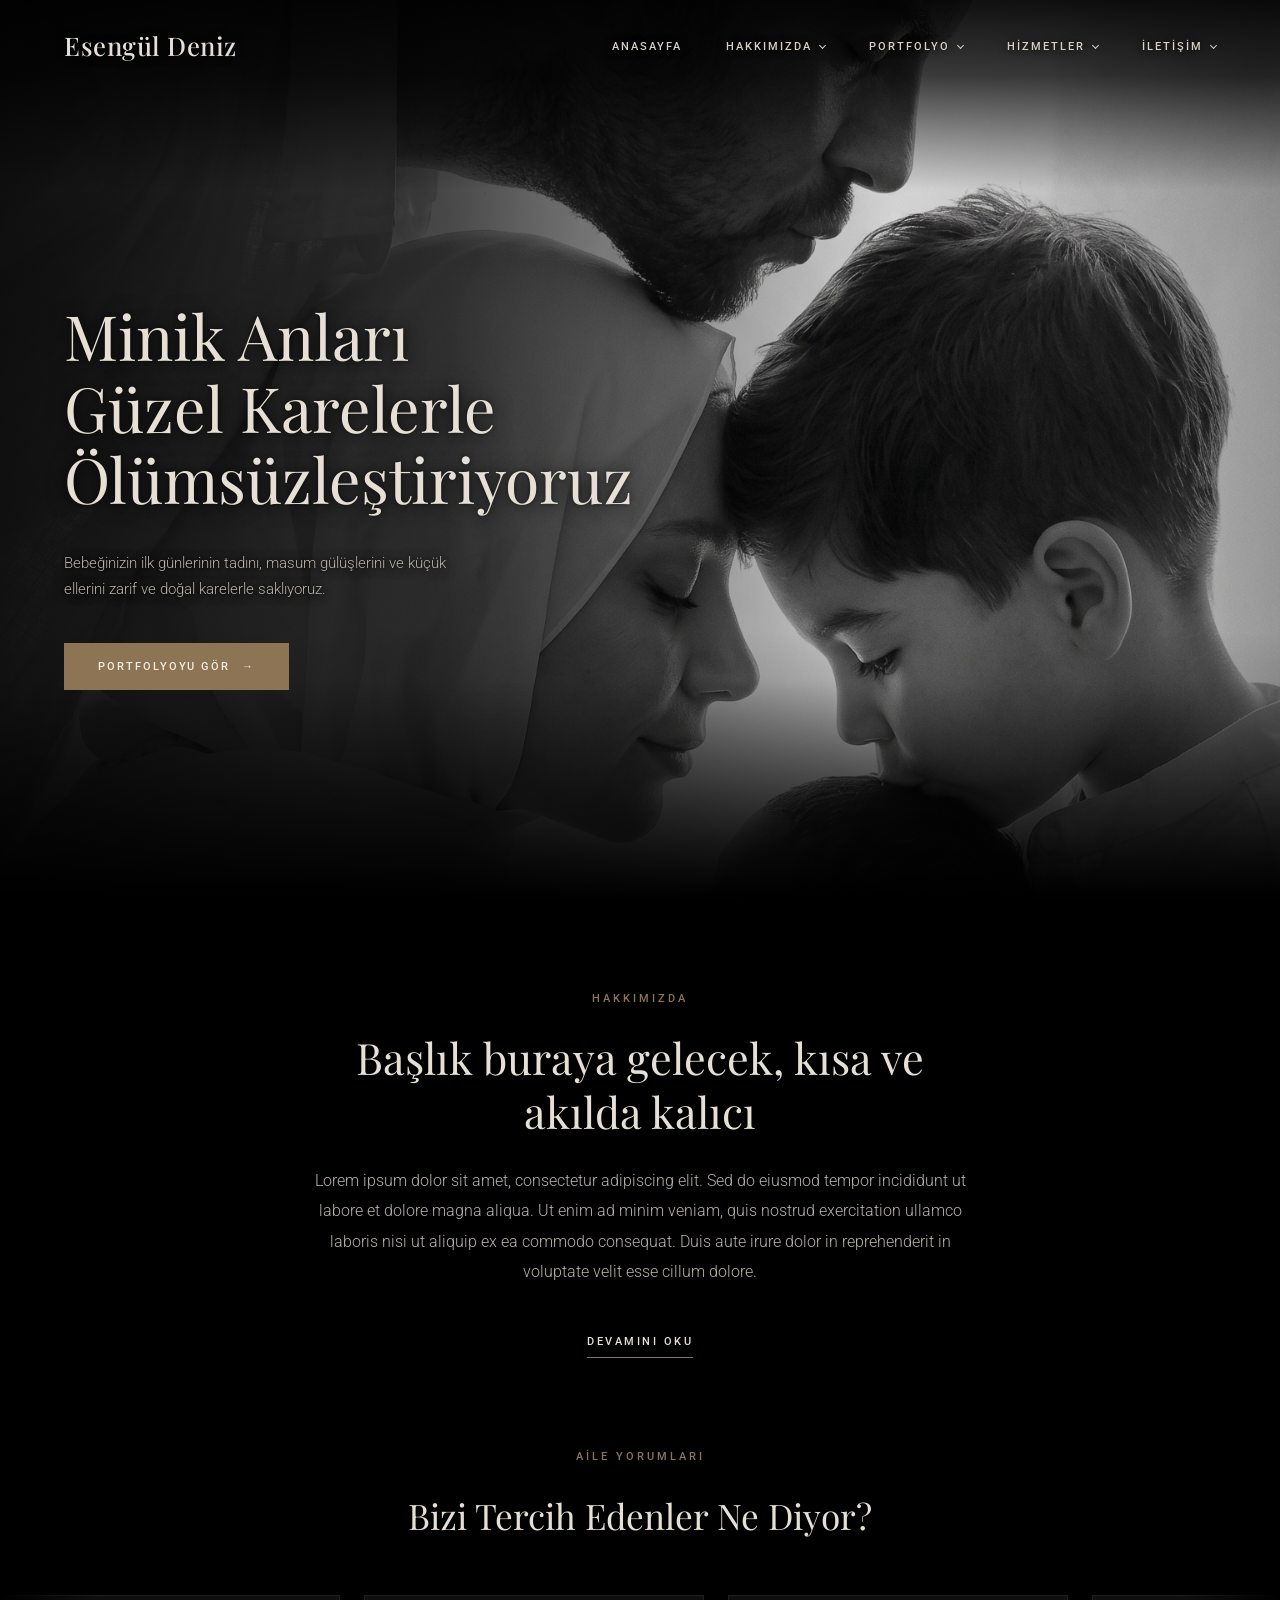
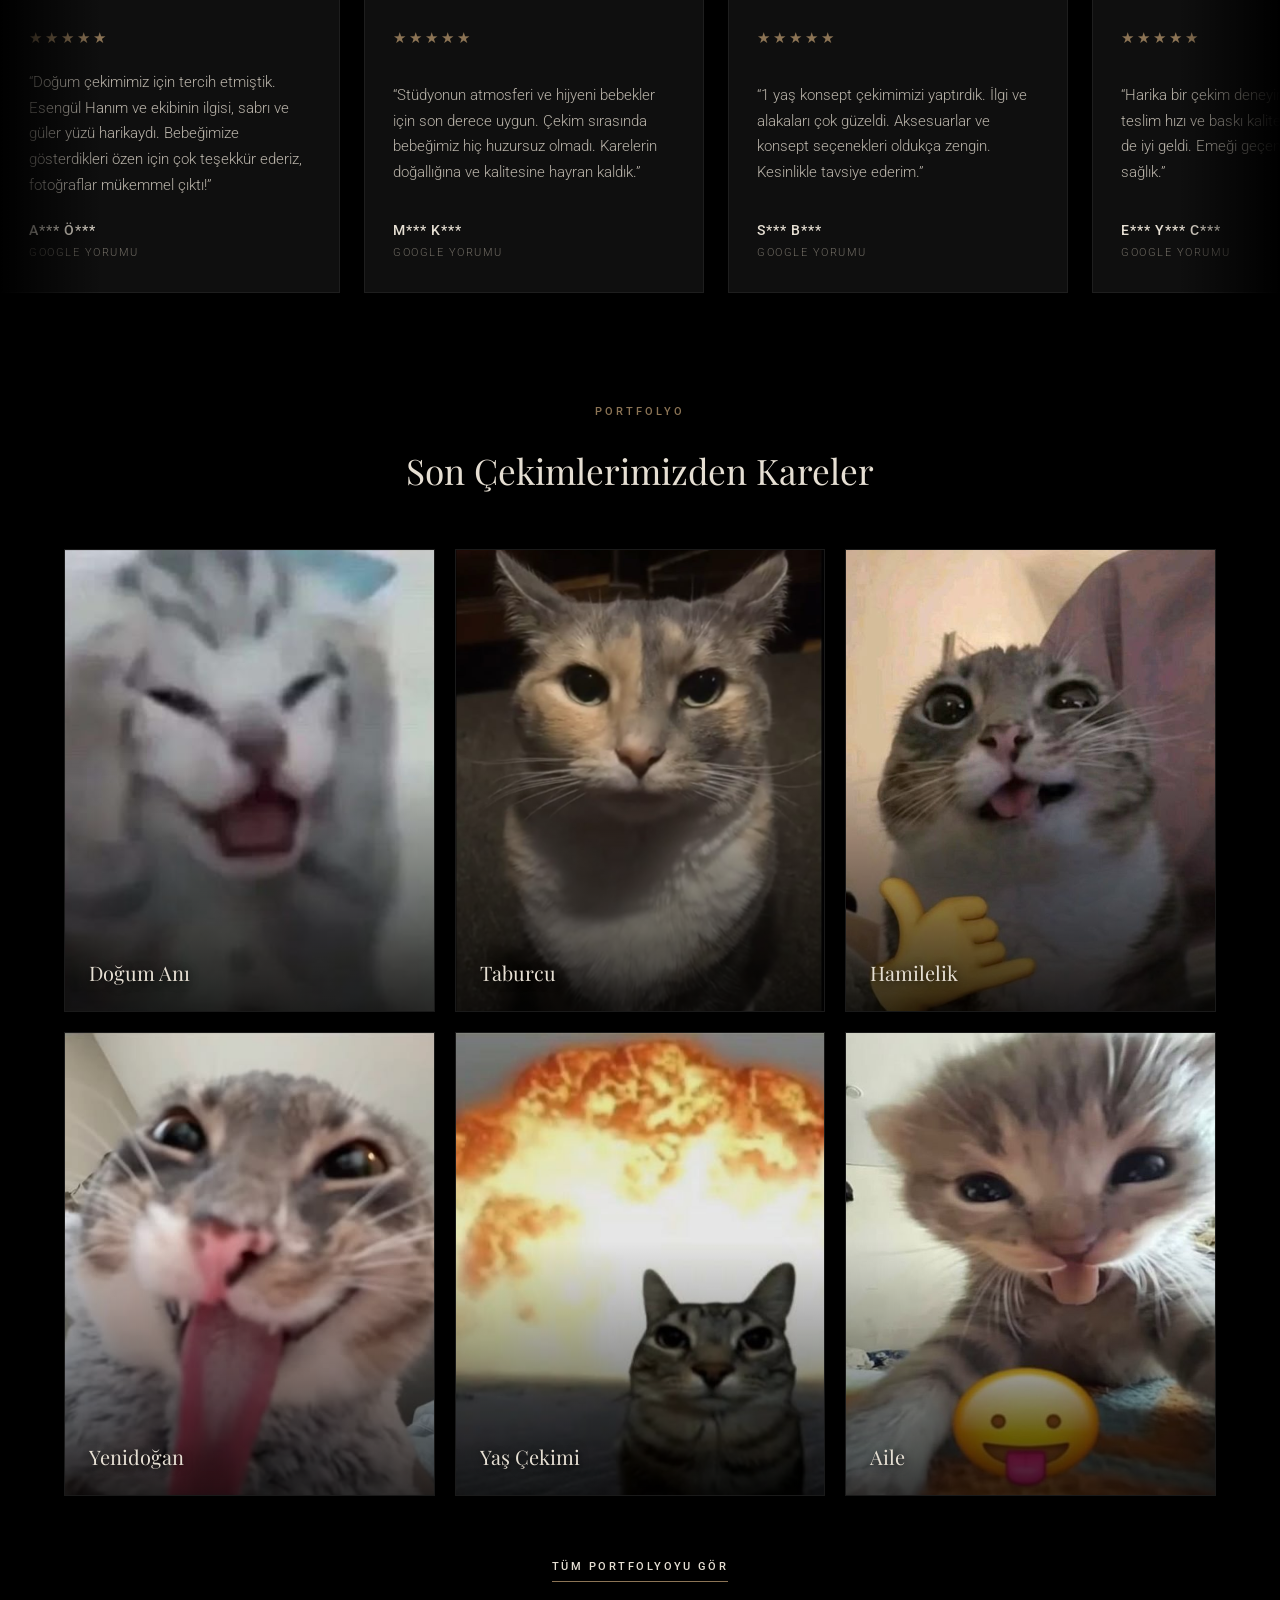
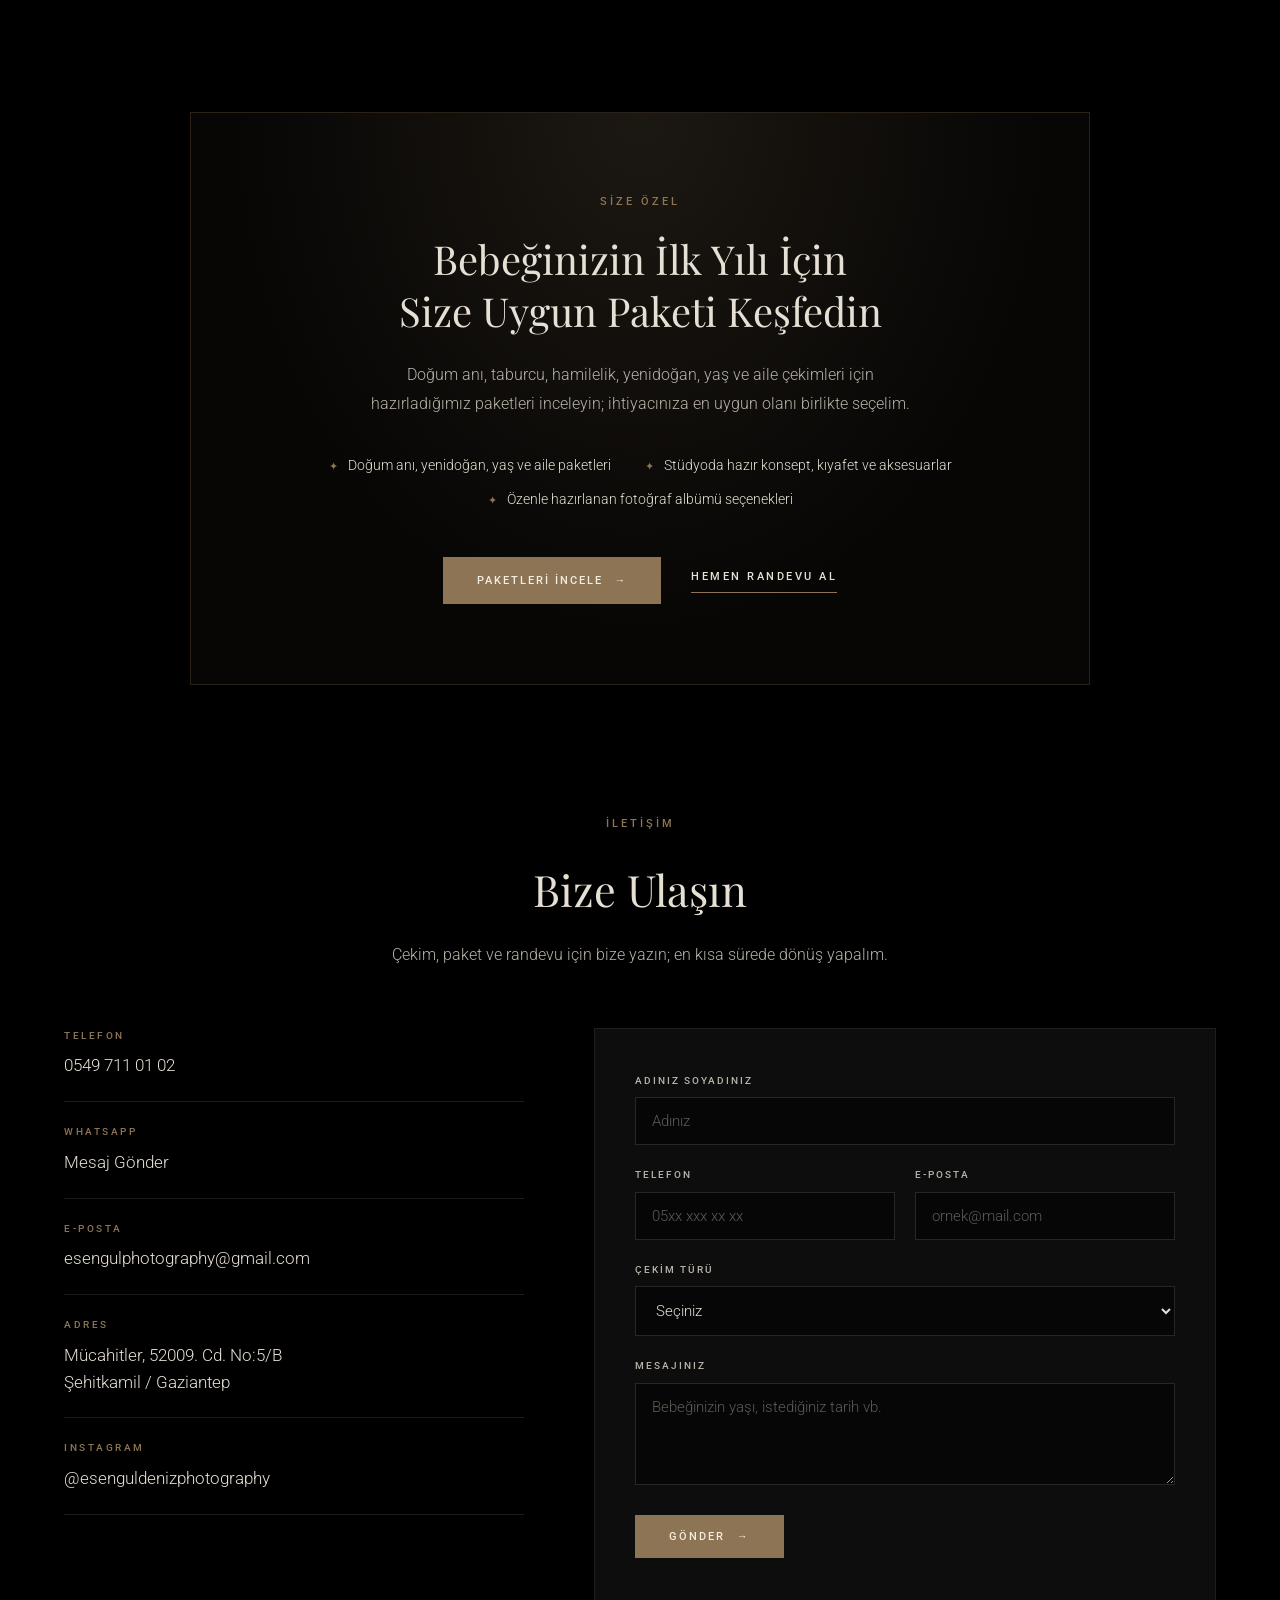
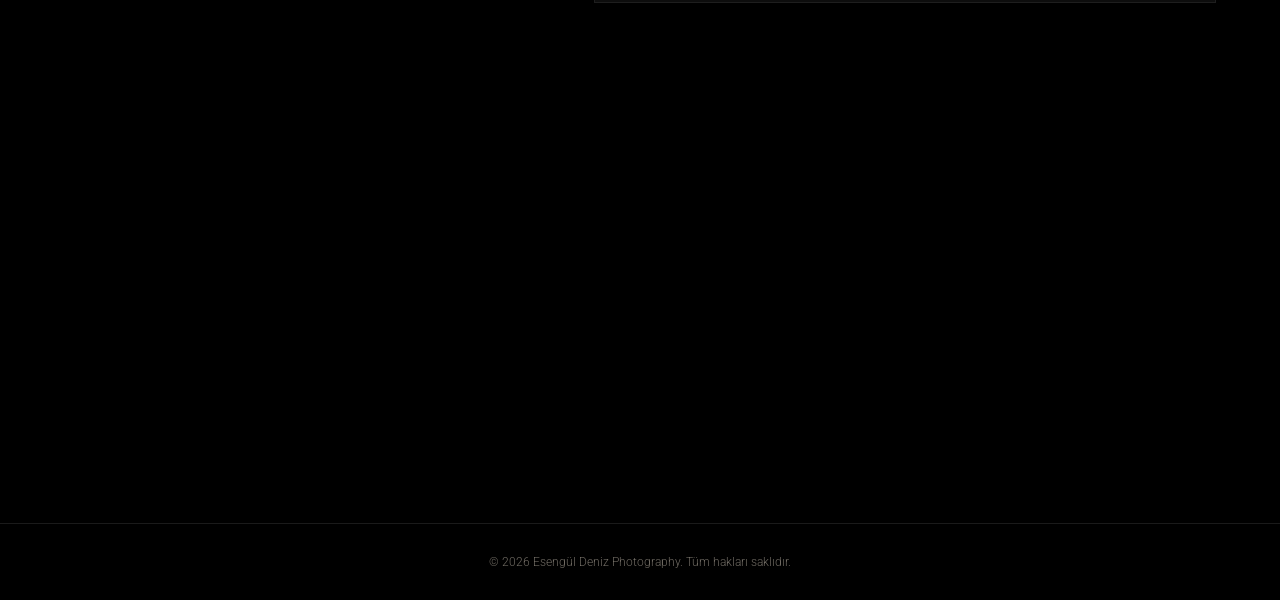
<file: index.html>
<!DOCTYPE html>
<html lang="tr">
<head>
  <meta charset="UTF-8">
  <meta name="viewport" content="width=device-width, initial-scale=1.0">

  <!-- DOLDUR: Sayfa başlığı ve açıklaması (SEO) -->
  <title>Esengül Deniz Photography | Aile ve Bebek Fotoğraf Stüdyosu Gaziantep</title>
  <meta name="description" content="Esengül Deniz Photography: Gaziantep'te bebek, yenidoğan ve aile fotoğraf çekimi. Minik anların en güzel hâllerini ölümsüzleştiriyoruz.">

  <!-- Yazı tipleri: Playfair Display (başlık) + Roboto (metin) -->
  <link rel="preconnect" href="https://fonts.googleapis.com">
  <link rel="preconnect" href="https://fonts.gstatic.com" crossorigin>
  <link href="https://fonts.googleapis.com/css2?family=Playfair+Display:wght@400;500&family=Roboto:wght@300;400;500&display=swap" rel="stylesheet">

  <link rel="stylesheet" href="css/style.css?v=15">
</head>
<body>

  <!-- ========== ÜST MENÜ ========== -->
  <header class="site-header">
    <div class="container header-inner">

      <!-- DOLDUR: Logo / stüdyo adı -->
      <a href="index.html" class="logo">Esengül Deniz</a>

      <!-- Mobil menü butonu (JavaScript'siz çalışır: checkbox hilesi) -->
      <input type="checkbox" id="menu-toggle" class="menu-toggle" aria-label="Menüyü aç/kapat">
      <label for="menu-toggle" class="menu-icon" aria-hidden="true">
        <span></span><span></span><span></span>
      </label>

      <nav class="main-nav" aria-label="Ana menü">
        <ul>
          <li><a href="index.html">Anasayfa</a></li>

          <li class="has-sub">
            <a href="hakkimizda.html">Hakkımızda</a>
            <ul class="sub-menu">
              <li><a href="hakkimizda.html">Biz Kimiz</a></li>
              <li><a href="hakkimizda.html#yorumlar">Aile Yorumları</a></li>
            </ul>
          </li>

          <li class="has-sub">
            <a href="portfolyo.html">Portfolyo</a>
            <ul class="sub-menu">
              <li><a href="portfolyo.html#dogum-ani">Doğum Anı</a></li>
              <li><a href="portfolyo.html#taburcu">Taburcu</a></li>
              <li><a href="portfolyo.html#hamilelik">Hamilelik</a></li>
              <li><a href="portfolyo.html#yenidogan">Yenidoğan</a></li>
              <li><a href="portfolyo.html#yas-cekimi">Yaş Çekimi</a></li>
              <li><a href="portfolyo.html#aile">Aile</a></li>
            </ul>
          </li>

          <li class="has-sub">
            <a href="hizmetler.html">Hizmetler</a>
            <ul class="sub-menu">
              <li><a href="hizmetler.html#cekimler">Çekim Türleri</a></li>
              <li><a href="hizmetler.html#paketler">Paketler ve Fiyatlar</a></li>
              <li><a href="hizmetler.html#surec">Nasıl Çalışıyoruz</a></li>
            </ul>
          </li>

          <li class="has-sub">
            <a href="iletisim.html">İletişim</a>
            <ul class="sub-menu">
              <li><a href="iletisim.html">Randevu Al</a></li>
              <li><a href="iletisim.html#sss">Sık Sorulan Sorular</a></li>
            </ul>
          </li>
        </ul>
      </nav>

    </div>
  </header>

  <!-- ========== HERO (KARŞILAMA ALANI) ========== -->
  <main>
    <section class="hero" id="hero">

      <!-- DOLDUR: Hero fotoğrafı -> images/hero.jpg (koyu tonlu, modelin sağda olduğu bir kare ideal) -->
      <div class="hero-bg" role="img" aria-label="Bebek fotoğrafçısı kapak görseli"></div>
      <div class="hero-overlay"></div>

      <div class="container hero-inner">
        <div class="hero-content">

          <!-- DOLDUR: Ana başlık -->
          <h1>Minik Anları<br>Güzel Karelerle<br>Ölümsüzleştiriyoruz</h1>

          <!-- DOLDUR: Kısa açıklama -->
          <p class="hero-text">
            Bebeğinizin ilk günlerinin tadını, masum gülüşlerini ve küçük ellerini
            zarif ve doğal karelerle saklıyoruz.
          </p>

          <a href="portfolyo.html" class="btn">Portfolyoyu Gör <span class="arrow" aria-hidden="true">→</span></a>
        </div>
      </div>

    </section>

    <!-- ========== HAKKIMIZDA ÖN GÖSTERİM ========== -->
    <section class="about-preview" id="hakkimizda-on">
      <div class="container about-inner">

        <!-- DOLDUR: Aşağıdaki metinleri kendi içeriğinle değiştir -->
        <span class="eyebrow reveal">Hakkımızda</span>
        <h2 class="reveal">Başlık buraya gelecek, kısa ve akılda kalıcı</h2>
        <p class="reveal">
          Lorem ipsum dolor sit amet, consectetur adipiscing elit. Sed do eiusmod tempor
          incididunt ut labore et dolore magna aliqua. Ut enim ad minim veniam, quis nostrud
          exercitation ullamco laboris nisi ut aliquip ex ea commodo consequat. Duis aute
          irure dolor in reprehenderit in voluptate velit esse cillum dolore.
        </p>
        <a href="hakkimizda.html" class="link-line reveal">Devamını Oku</a>

      </div>
    </section>
    <!-- ========== GOOGLE YORUMLARI (soldan sağa kayan şerit) ========== -->
    <section class="reviews" id="yorumlar">
      <div class="container reviews-head">
        <span class="eyebrow reveal">Aile Yorumları</span>
        <h2 class="reveal">Bizi Tercih Edenler Ne Diyor?</h2>
      </div>

      <!-- DOLDUR: Yorumları değiştir. İkinci grup (aria-hidden) birincinin kopyasıdır, sonsuz döngü için gerekli;
           iki grubu aynı tut. Bir grupta en az 10 yorum olmalı (geniş ekranlarda boşluk kalmasın). -->
      <div class="reviews-marquee">
        <div class="reviews-track">
          <div class="reviews-group">
            <article class="review-card">
              <div class="stars" aria-label="5 yıldız">★★★★★</div>
              <p>“Doğum çekimimiz için tercih etmiştik. Esengül Hanım ve ekibinin ilgisi, sabrı ve güler yüzü harikaydı. Bebeğimize gösterdikleri özen için çok teşekkür ederiz, fotoğraflar mükemmel çıktı!”</p>
              <footer><strong>A*** Ö***</strong><span>Google Yorumu</span></footer>
            </article>
            <article class="review-card">
              <div class="stars" aria-label="5 yıldız">★★★★★</div>
              <p>“Stüdyonun atmosferi ve hijyeni bebekler için son derece uygun. Çekim sırasında bebeğimiz hiç huzursuz olmadı. Karelerin doğallığına ve kalitesine hayran kaldık.”</p>
              <footer><strong>M*** K***</strong><span>Google Yorumu</span></footer>
            </article>
            <article class="review-card">
              <div class="stars" aria-label="5 yıldız">★★★★★</div>
              <p>“1 yaş konsept çekimimizi yaptırdık. İlgi ve alakaları çok güzeldi. Aksesuarlar ve konsept seçenekleri oldukça zengin. Kesinlikle tavsiye ederim.”</p>
              <footer><strong>S*** B***</strong><span>Google Yorumu</span></footer>
            </article>
            <article class="review-card">
              <div class="stars" aria-label="5 yıldız">★★★★★</div>
              <p>“Harika bir çekim deneyimiydi. Fotoğrafların teslim hızı ve baskı kalitesi beklediğimizden de iyi geldi. Emeği geçen herkesin eline sağlık.”</p>
              <footer><strong>E*** Y*** C***</strong><span>Google Yorumu</span></footer>
            </article>
            <article class="review-card">
              <div class="stars" aria-label="5 yıldız">★★★★★</div>
              <p>“Yenidoğan çekimi için biraz endişeliydik ama ekibin profesyonelliği sayesinde tüm endişelerimiz boşa çıktı. Bebeğimizi rahat ettirmek için ellerinden geleni yaptılar.”</p>
              <footer><strong>Z*** N*** A***</strong><span>Google Yorumu</span></footer>
            </article>
            <article class="review-card">
              <div class="stars" aria-label="4 yıldız">★★★★☆</div>
              <p>“Fotoğraflar ve konseptler harikaydı. Çekim biraz uzun sürdü ama çıkan sonuçlara kesinlikle değdi. Teşekkür ederiz.”</p>
              <footer><strong>B*** D***</strong><span>Google Yorumu</span></footer>
            </article>
            <article class="review-card">
              <div class="stars" aria-label="5 yıldız">★★★★★</div>
              <p>“Aile çekimi gerçekleştirdik. Ortam çok sıcak ve samimiydi. Çocuklarla iletişimleri harika, hiç zorlanmadan harika fotoğraflar yakaladılar.”</p>
              <footer><strong>H*** A***</strong><span>Google Yorumu</span></footer>
            </article>
            <article class="review-card">
              <div class="stars" aria-label="5 yıldız">★★★★★</div>
              <p>“Tavsiye üzerine gittik ve çok memnun kaldık. Detaylara verdikleri önem ve çekim sonrası ilgileri takdire şayan. Eline sağlık Esengül Hanım.”</p>
              <footer><strong>K*** E*** T***</strong><span>Google Yorumu</span></footer>
            </article>
            <article class="review-card">
              <div class="stars" aria-label="5 yıldız">★★★★★</div>
              <p>“Hamilelik çekimimden itibaren tüm özel anlarımızda tercihimiz oldu. Anılarımızı en güzel şekilde ölümsüzleştirdiler, her zaman güler yüzlüler.”</p>
              <footer><strong>D*** Y***</strong><span>Google Yorumu</span></footer>
            </article>
            <article class="review-card">
              <div class="stars" aria-label="5 yıldız">★★★★★</div>
              <p>“Sıcak ortamı, bebek dostu yaklaşımı ve yaratıcı konseptleriyle bölgedeki en kaliteli stüdyolardan biri. Çok teşekkür ederiz.”</p>
              <footer><strong>C*** Ö*** K***</strong><span>Google Yorumu</span></footer>
            </article>
            <article class="review-card">
              <div class="stars" aria-label="5 yıldız">★★★★★</div>
              <p>“Bebeğimiz çekim sırasında ağlamasına rağmen büyük bir sabırla ilgilendiler. Çıkan albüm albüm değil adeta bir sanat eseri oldu.”</p>
              <footer><strong>N*** S***</strong><span>Google Yorumu</span></footer>
            </article>
            <article class="review-card">
              <div class="stars" aria-label="5 yıldız">★★★★★</div>
              <p>“Işık kullanımı, renk paletleri ve kurguları çok başarılı. Kendinizi tamamen rahat hissettiğiniz bir ortam sunuyorlar.”</p>
              <footer><strong>G*** B*** M***</strong><span>Google Yorumu</span></footer>
            </article>
            <article class="review-card">
              <div class="stars" aria-label="4 yıldız">★★★★☆</div>
              <p>“Genel olarak çok memnun kaldık, fotoğrafların kalitesi ve renk canlılığı harika. Randevu yoğunluğu biraz fazlaydı ama değdi.”</p>
              <footer><strong>İ*** K***</strong><span>Google Yorumu</span></footer>
            </article>
            <article class="review-card">
              <div class="stars" aria-label="5 yıldız">★★★★★</div>
              <p>“Oğlumuzun ilk yaş gününü ölümsüzleştirmek için doğru adrestik. Güler yüzlü hizmetiniz ve ilginiz için ailece çok teşekkür ederiz.”</p>
              <footer><strong>Ö*** F*** Ş***</strong><span>Google Yorumu</span></footer>
            </article>
            <article class="review-card">
              <div class="stars" aria-label="5 yıldız">★★★★★</div>
              <p>“Stüdyo tertemiz ve bebekler için ısıtması çok iyi ayarlanmıştı. Kostümler ve konseptler çok hijyenikti. Gönül rahatlığıyla tercih edebilirsiniz.”</p>
              <footer><strong>F*** N*** E***</strong><span>Google Yorumu</span></footer>
            </article>
            <article class="review-card">
              <div class="stars" aria-label="5 yıldız">★★★★★</div>
              <p>“Bebek çekiminde sabır her şeydir ve bu stüdyoda sabır ile profesyonellik birleşmiş. Sonuçtan çok memnun kaldık.”</p>
              <footer><strong>T*** Y***</strong><span>Google Yorumu</span></footer>
            </article>
            <article class="review-card">
              <div class="stars" aria-label="5 yıldız">★★★★★</div>
              <p>“Her anından keyif aldığımız bir çekim süreciydi. Albümümüz elime ulaştığında kalitesine bir kez daha hayran kaldım.”</p>
              <footer><strong>Y*** K*** A***</strong><span>Google Yorumu</span></footer>
            </article>
            <article class="review-card">
              <div class="stars" aria-label="5 yıldız">★★★★★</div>
              <p>“Poz verdirmekte hiç zorlanmadık, bizi çok iyi yönlendirdiler. Fotoğrafların doğallığı harika. Emeğinize sağlık.”</p>
              <footer><strong>E*** G***</strong><span>Google Yorumu</span></footer>
            </article>
            <article class="review-card">
              <div class="stars" aria-label="5 yıldız">★★★★★</div>
              <p>“Daha önce de farklı bir stüdyoda çekim yaptırmıştık ama buradaki ilgi ve kalite kıyaslanamaz bile. Çok teşekkürler.”</p>
              <footer><strong>S*** T*** U***</strong><span>Google Yorumu</span></footer>
            </article>
            <article class="review-card">
              <div class="stars" aria-label="5 yıldız">★★★★★</div>
              <p>“Tüm sürecin başından albüm teslimine kadar her şey mükemmel ilerledi. Anılarımızı bu kadar güzel ölümsüzleştirdiğiniz için teşekkür ederiz.”</p>
              <footer><strong>R*** A***</strong><span>Google Yorumu</span></footer>
            </article>
          </div>
          <div class="reviews-group" aria-hidden="true">
            <article class="review-card">
              <div class="stars" aria-label="5 yıldız">★★★★★</div>
              <p>“Doğum çekimimiz için tercih etmiştik. Esengül Hanım ve ekibinin ilgisi, sabrı ve güler yüzü harikaydı. Bebeğimize gösterdikleri özen için çok teşekkür ederiz, fotoğraflar mükemmel çıktı!”</p>
              <footer><strong>A*** Ö***</strong><span>Google Yorumu</span></footer>
            </article>
            <article class="review-card">
              <div class="stars" aria-label="5 yıldız">★★★★★</div>
              <p>“Stüdyonun atmosferi ve hijyeni bebekler için son derece uygun. Çekim sırasında bebeğimiz hiç huzursuz olmadı. Karelerin doğallığına ve kalitesine hayran kaldık.”</p>
              <footer><strong>M*** K***</strong><span>Google Yorumu</span></footer>
            </article>
            <article class="review-card">
              <div class="stars" aria-label="5 yıldız">★★★★★</div>
              <p>“1 yaş konsept çekimimizi yaptırdık. İlgi ve alakaları çok güzeldi. Aksesuarlar ve konsept seçenekleri oldukça zengin. Kesinlikle tavsiye ederim.”</p>
              <footer><strong>S*** B***</strong><span>Google Yorumu</span></footer>
            </article>
            <article class="review-card">
              <div class="stars" aria-label="5 yıldız">★★★★★</div>
              <p>“Harika bir çekim deneyimiydi. Fotoğrafların teslim hızı ve baskı kalitesi beklediğimizden de iyi geldi. Emeği geçen herkesin eline sağlık.”</p>
              <footer><strong>E*** Y*** C***</strong><span>Google Yorumu</span></footer>
            </article>
            <article class="review-card">
              <div class="stars" aria-label="5 yıldız">★★★★★</div>
              <p>“Yenidoğan çekimi için biraz endişeliydik ama ekibin profesyonelliği sayesinde tüm endişelerimiz boşa çıktı. Bebeğimizi rahat ettirmek için ellerinden geleni yaptılar.”</p>
              <footer><strong>Z*** N*** A***</strong><span>Google Yorumu</span></footer>
            </article>
            <article class="review-card">
              <div class="stars" aria-label="4 yıldız">★★★★☆</div>
              <p>“Fotoğraflar ve konseptler harikaydı. Çekim biraz uzun sürdü ama çıkan sonuçlara kesinlikle değdi. Teşekkür ederiz.”</p>
              <footer><strong>B*** D***</strong><span>Google Yorumu</span></footer>
            </article>
            <article class="review-card">
              <div class="stars" aria-label="5 yıldız">★★★★★</div>
              <p>“Aile çekimi gerçekleştirdik. Ortam çok sıcak ve samimiydi. Çocuklarla iletişimleri harika, hiç zorlanmadan harika fotoğraflar yakaladılar.”</p>
              <footer><strong>H*** A***</strong><span>Google Yorumu</span></footer>
            </article>
            <article class="review-card">
              <div class="stars" aria-label="5 yıldız">★★★★★</div>
              <p>“Tavsiye üzerine gittik ve çok memnun kaldık. Detaylara verdikleri önem ve çekim sonrası ilgileri takdire şayan. Eline sağlık Esengül Hanım.”</p>
              <footer><strong>K*** E*** T***</strong><span>Google Yorumu</span></footer>
            </article>
            <article class="review-card">
              <div class="stars" aria-label="5 yıldız">★★★★★</div>
              <p>“Hamilelik çekimimden itibaren tüm özel anlarımızda tercihimiz oldu. Anılarımızı en güzel şekilde ölümsüzleştirdiler, her zaman güler yüzlüler.”</p>
              <footer><strong>D*** Y***</strong><span>Google Yorumu</span></footer>
            </article>
            <article class="review-card">
              <div class="stars" aria-label="5 yıldız">★★★★★</div>
              <p>“Sıcak ortamı, bebek dostu yaklaşımı ve yaratıcı konseptleriyle bölgedeki en kaliteli stüdyolardan biri. Çok teşekkür ederiz.”</p>
              <footer><strong>C*** Ö*** K***</strong><span>Google Yorumu</span></footer>
            </article>
            <article class="review-card">
              <div class="stars" aria-label="5 yıldız">★★★★★</div>
              <p>“Bebeğimiz çekim sırasında ağlamasına rağmen büyük bir sabırla ilgilendiler. Çıkan albüm albüm değil adeta bir sanat eseri oldu.”</p>
              <footer><strong>N*** S***</strong><span>Google Yorumu</span></footer>
            </article>
            <article class="review-card">
              <div class="stars" aria-label="5 yıldız">★★★★★</div>
              <p>“Işık kullanımı, renk paletleri ve kurguları çok başarılı. Kendinizi tamamen rahat hissettiğiniz bir ortam sunuyorlar.”</p>
              <footer><strong>G*** B*** M***</strong><span>Google Yorumu</span></footer>
            </article>
            <article class="review-card">
              <div class="stars" aria-label="4 yıldız">★★★★☆</div>
              <p>“Genel olarak çok memnun kaldık, fotoğrafların kalitesi ve renk canlılığı harika. Randevu yoğunluğu biraz fazlaydı ama değdi.”</p>
              <footer><strong>İ*** K***</strong><span>Google Yorumu</span></footer>
            </article>
            <article class="review-card">
              <div class="stars" aria-label="5 yıldız">★★★★★</div>
              <p>“Oğlumuzun ilk yaş gününü ölümsüzleştirmek için doğru adrestik. Güler yüzlü hizmetiniz ve ilginiz için ailece çok teşekkür ederiz.”</p>
              <footer><strong>Ö*** F*** Ş***</strong><span>Google Yorumu</span></footer>
            </article>
            <article class="review-card">
              <div class="stars" aria-label="5 yıldız">★★★★★</div>
              <p>“Stüdyo tertemiz ve bebekler için ısıtması çok iyi ayarlanmıştı. Kostümler ve konseptler çok hijyenikti. Gönül rahatlığıyla tercih edebilirsiniz.”</p>
              <footer><strong>F*** N*** E***</strong><span>Google Yorumu</span></footer>
            </article>
            <article class="review-card">
              <div class="stars" aria-label="5 yıldız">★★★★★</div>
              <p>“Bebek çekiminde sabır her şeydir ve bu stüdyoda sabır ile profesyonellik birleşmiş. Sonuçtan çok memnun kaldık.”</p>
              <footer><strong>T*** Y***</strong><span>Google Yorumu</span></footer>
            </article>
            <article class="review-card">
              <div class="stars" aria-label="5 yıldız">★★★★★</div>
              <p>“Her anından keyif aldığımız bir çekim süreciydi. Albümümüz elime ulaştığında kalitesine bir kez daha hayran kaldım.”</p>
              <footer><strong>Y*** K*** A***</strong><span>Google Yorumu</span></footer>
            </article>
            <article class="review-card">
              <div class="stars" aria-label="5 yıldız">★★★★★</div>
              <p>“Poz verdirmekte hiç zorlanmadık, bizi çok iyi yönlendirdiler. Fotoğrafların doğallığı harika. Emeğinize sağlık.”</p>
              <footer><strong>E*** G***</strong><span>Google Yorumu</span></footer>
            </article>
            <article class="review-card">
              <div class="stars" aria-label="5 yıldız">★★★★★</div>
              <p>“Daha önce de farklı bir stüdyoda çekim yaptırmıştık ama buradaki ilgi ve kalite kıyaslanamaz bile. Çok teşekkürler.”</p>
              <footer><strong>S*** T*** U***</strong><span>Google Yorumu</span></footer>
            </article>
            <article class="review-card">
              <div class="stars" aria-label="5 yıldız">★★★★★</div>
              <p>“Tüm sürecin başından albüm teslimine kadar her şey mükemmel ilerledi. Anılarımızı bu kadar güzel ölümsüzleştirdiğiniz için teşekkür ederiz.”</p>
              <footer><strong>R*** A***</strong><span>Google Yorumu</span></footer>
            </article>
          </div>
        </div>
      </div>
    </section>
    <!-- ========== PORTFOLYO ÖN GÖSTERİM ========== -->
    <section class="portfolio-preview" id="portfolyo-on">
      <div class="container portfolio-head">
        <span class="eyebrow reveal">Portfolyo</span>
        <h2 class="reveal">Son Çekimlerimizden Kareler</h2>
      </div>

      <!-- DOLDUR: Fotoğrafları images/portfolyo/ klasörüne foto-1.jpg ... foto-6.jpg adlarıyla koy.
           Başlıkları (Doğum Anı, Taburcu vb.) istediğin gibi değiştir.
           GELECEKTE (JS): buraya kategori filtresi veya büyütme (lightbox) eklenebilir. -->
      <div class="container portfolio-grid">
        <a href="portfolyo.html#dogum-ani" class="portfolio-item reveal" style="background-image:url('images/portfolyo/foto-1.jpg')">
          <span class="portfolio-caption">Doğum Anı</span>
        </a>
        <a href="portfolyo.html#taburcu" class="portfolio-item reveal" style="background-image:url('images/portfolyo/foto-2.jpg')">
          <span class="portfolio-caption">Taburcu</span>
        </a>
        <a href="portfolyo.html#hamilelik" class="portfolio-item reveal" style="background-image:url('images/portfolyo/foto-3.jpg')">
          <span class="portfolio-caption">Hamilelik</span>
        </a>
        <a href="portfolyo.html#yenidogan" class="portfolio-item reveal" style="background-image:url('images/portfolyo/foto-4.jpg')">
          <span class="portfolio-caption">Yenidoğan</span>
        </a>
        <a href="portfolyo.html#yas-cekimi" class="portfolio-item reveal" style="background-image:url('images/portfolyo/foto-5.jpg')">
          <span class="portfolio-caption">Yaş Çekimi</span>
        </a>
        <a href="portfolyo.html#aile" class="portfolio-item reveal" style="background-image:url('images/portfolyo/foto-6.jpg')">
          <span class="portfolio-caption">Aile</span>
        </a>
      </div>

      <div class="container portfolio-more">
        <a href="portfolyo.html" class="link-line reveal">Tüm Portfolyoyu Gör</a>
      </div>
    </section>
    <!-- ========== PAKETLERE YÖNLENDİREN TEKLİF ALANI ========== -->
    <section class="offer" id="paketler-teklif">
      <div class="container offer-inner">

        <!-- DOLDUR: Başlık, metin ve maddeleri kendi kampanya/sözlerine göre değiştir -->
        <span class="eyebrow reveal">Size Özel</span>
        <h2 class="reveal">Bebeğinizin İlk Yılı İçin<br>Size Uygun Paketi Keşfedin</h2>
        <p class="reveal">
          Doğum anı, taburcu, hamilelik, yenidoğan, yaş ve aile çekimleri için hazırladığımız paketleri inceleyin;
          ihtiyacınıza en uygun olanı birlikte seçelim.
        </p>

        <ul class="offer-points reveal">
          <li>Doğum anı, yenidoğan, yaş ve aile paketleri</li>
          <li>Stüdyoda hazır konsept, kıyafet ve aksesuarlar</li>
          <li>Özenle hazırlanan fotoğraf albümü seçenekleri</li>
        </ul>

        <div class="offer-actions reveal">
          <a href="hizmetler.html#paketler" class="btn">Paketleri İncele <span class="arrow" aria-hidden="true">→</span></a>
          <a href="iletisim.html" class="link-line">Hemen Randevu Al</a>
        </div>

      </div>
    </section>
    <!-- ========== İLETİŞİM ========== -->
    <section class="contact" id="iletisim-on">
      <div class="container">

        <div class="contact-head">
          <span class="eyebrow reveal">İletişim</span>
          <h2 class="reveal">Bize Ulaşın</h2>
          <p class="reveal">Çekim, paket ve randevu için bize yazın; en kısa sürede dönüş yapalım.</p>
        </div>

        <div class="contact-grid">

          <!-- Sol: iletişim bilgileri -->
          <!-- DOLDUR: Telefon, adres ve e-posta bilgilerini kontrol et. Telefon ve adres internetteki bir rehberden alındı, doğrula. -->
          <ul class="contact-info reveal">
            <li>
              <span class="ci-label">Telefon</span>
              <a href="tel:+905497110102">0549 711 01 02</a>
            </li>
            <li>
              <span class="ci-label">WhatsApp</span>
              <a href="https://wa.me/905497110102" target="_blank" rel="noopener">Mesaj Gönder</a>
            </li>
            <li>
              <span class="ci-label">E-posta</span>
              <a href="mailto:esengulphotography@gmail.com">esengulphotography@gmail.com</a>
            </li>
            <li>
              <span class="ci-label">Adres</span>
              <address>Mücahitler, 52009. Cd. No:5/B<br>Şehitkamil / Gaziantep</address>
            </li>
            <li>
              <span class="ci-label">Instagram</span>
              <a href="https://www.instagram.com/esenguldenizphotography" target="_blank" rel="noopener">@esenguldenizphotography</a>
            </li>
          </ul>

          <!-- Sağ: iletişim formu -->
          <!-- DOLDUR: action="#" kısmına form servisinin adresini yaz (ör. Formspree). Şimdilik form mesajı göndermez. -->
          <form class="contact-form reveal" action="#" method="post">
            <div class="field">
              <label for="ad">Adınız Soyadınız</label>
              <input type="text" id="ad" name="ad" placeholder="Adınız" required>
            </div>
            <div class="field-row">
              <div class="field">
                <label for="telefon">Telefon</label>
                <input type="tel" id="telefon" name="telefon" placeholder="05xx xxx xx xx" required>
              </div>
              <div class="field">
                <label for="eposta">E-posta</label>
                <input type="email" id="eposta" name="eposta" placeholder="ornek@mail.com">
              </div>
            </div>
            <div class="field">
              <label for="konu">Çekim Türü</label>
              <select id="konu" name="konu">
                <option value="">Seçiniz</option>
                <option>Doğum Anı</option>
                <option>Taburcu</option>
                <option>Hamilelik</option>
                <option>Yenidoğan</option>
                <option>Yaş Çekimi</option>
                <option>Aile</option>
                <option>Diğer</option>
              </select>
            </div>
            <div class="field">
              <label for="mesaj">Mesajınız</label>
              <textarea id="mesaj" name="mesaj" rows="4" placeholder="Bebeğinizin yaşı, istediğiniz tarih vb."></textarea>
            </div>
            <button type="submit" class="btn">Gönder <span class="arrow" aria-hidden="true">→</span></button>
          </form>

        </div>
      </div>

      <!-- Google Haritalar (adres değişirse q= kısmını güncelle) -->
      <div class="contact-map">
        <iframe
          title="Stüdyo konumu"
          src="https://www.google.com/maps?q=Esengül+Deniz+Aile+ve+Bebek+Fotoğraf+Stüdyosu,+Mücahitler,+52009.+Cd.+No:5/B,+Şehitkamil,+Gaziantep&output=embed"
          loading="lazy"
          referrerpolicy="no-referrer-when-downgrade"
          allowfullscreen></iframe>
      </div>
    </section>
  </main>

  <footer class="site-footer">
    <div class="container">
      <p>&copy; 2026 Esengül Deniz Photography. Tüm hakları saklıdır.</p>
    </div>
  </footer>

  <!--
    ===== GELECEK İÇİN YER TUTUCULAR =====
    Bu bölümler şimdilik boş. İleride içerik ve JavaScript eklenecek.
    Yorum satırlarını kaldırarak kullanabilirsin.
  -->

  <!-- <section id="one-cikan-calismalar"> ... galeri / slider (JS) ... </section> -->
  <!-- <section id="hizmetler-ozet"> ... </section> -->
  <!-- <section id="yorumlar"> ... yorum kaydırıcı (JS) ... </section> -->
  <!-- <section id="instagram"> ... </section> -->

  <!-- Gelecekte JavaScript buraya eklenecek: -->
  <!-- <script src="js/main.js"></script> -->

</body>
</html>
</file>
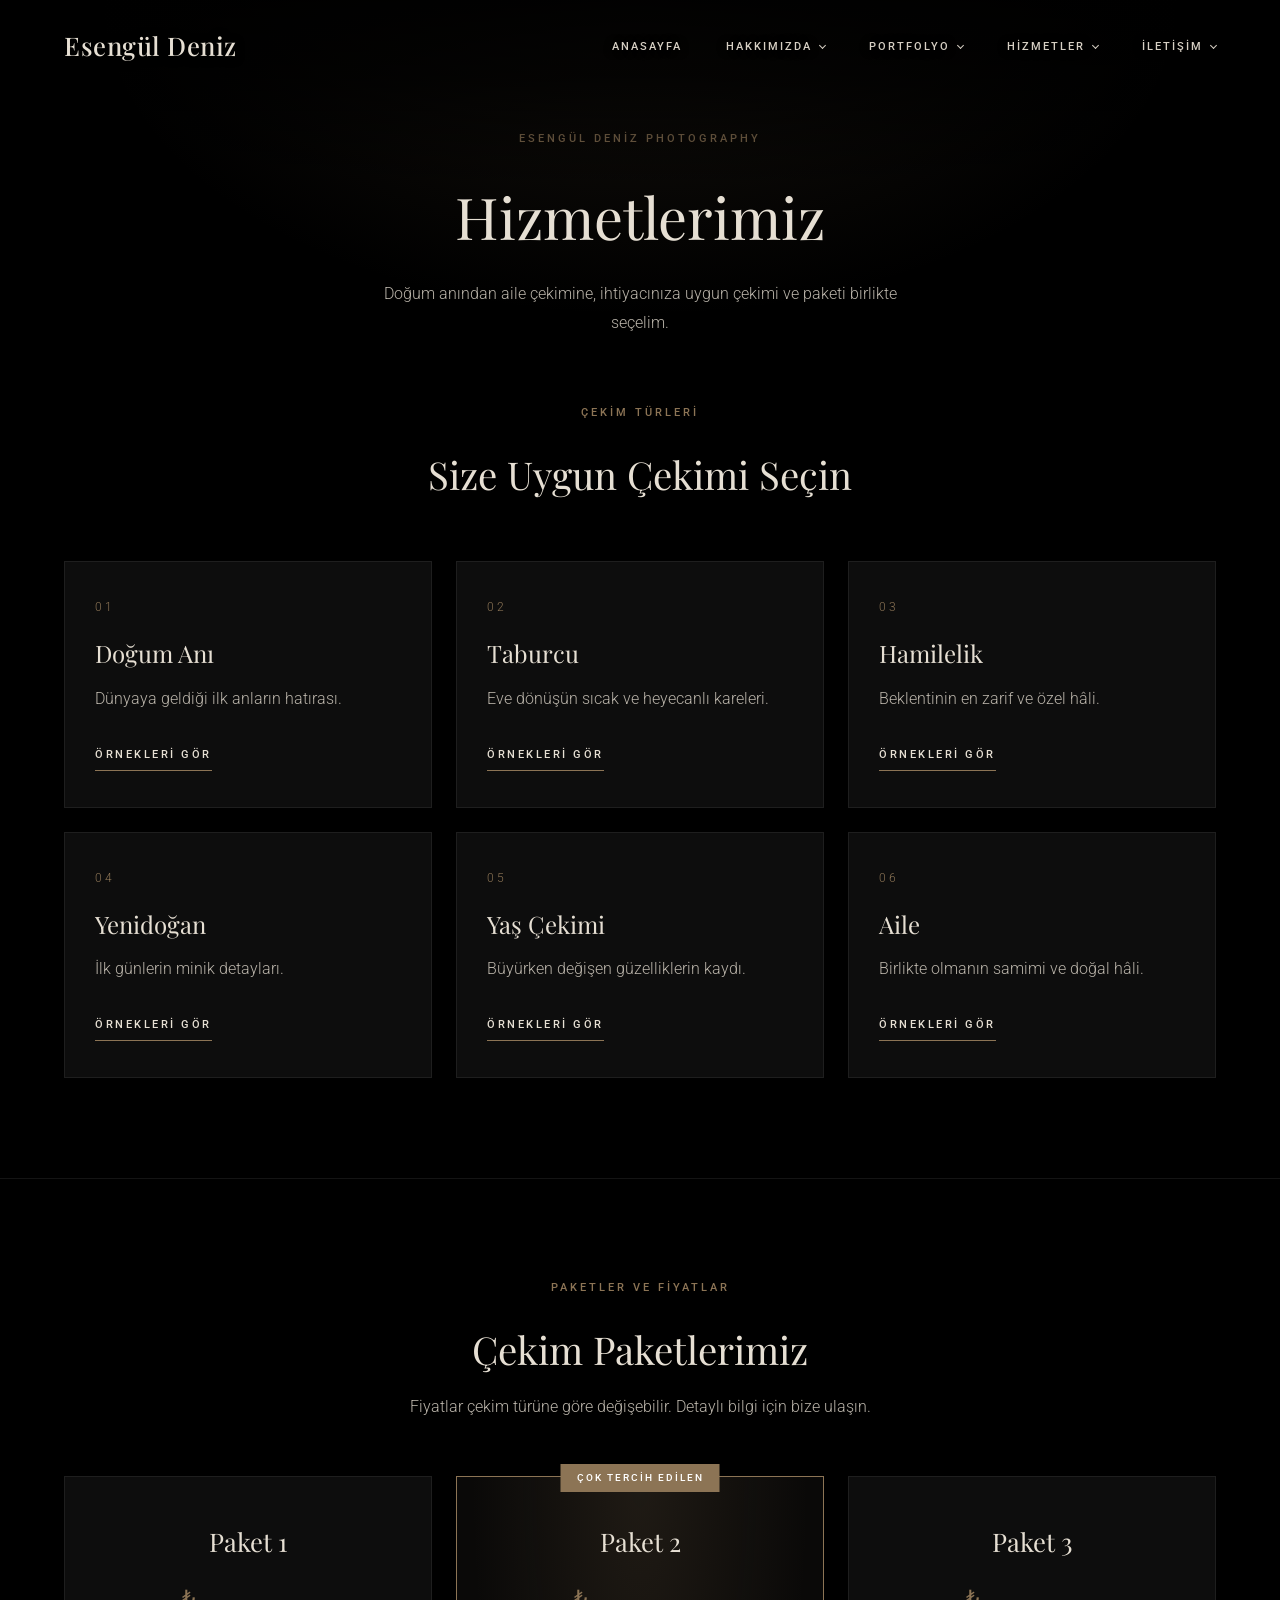
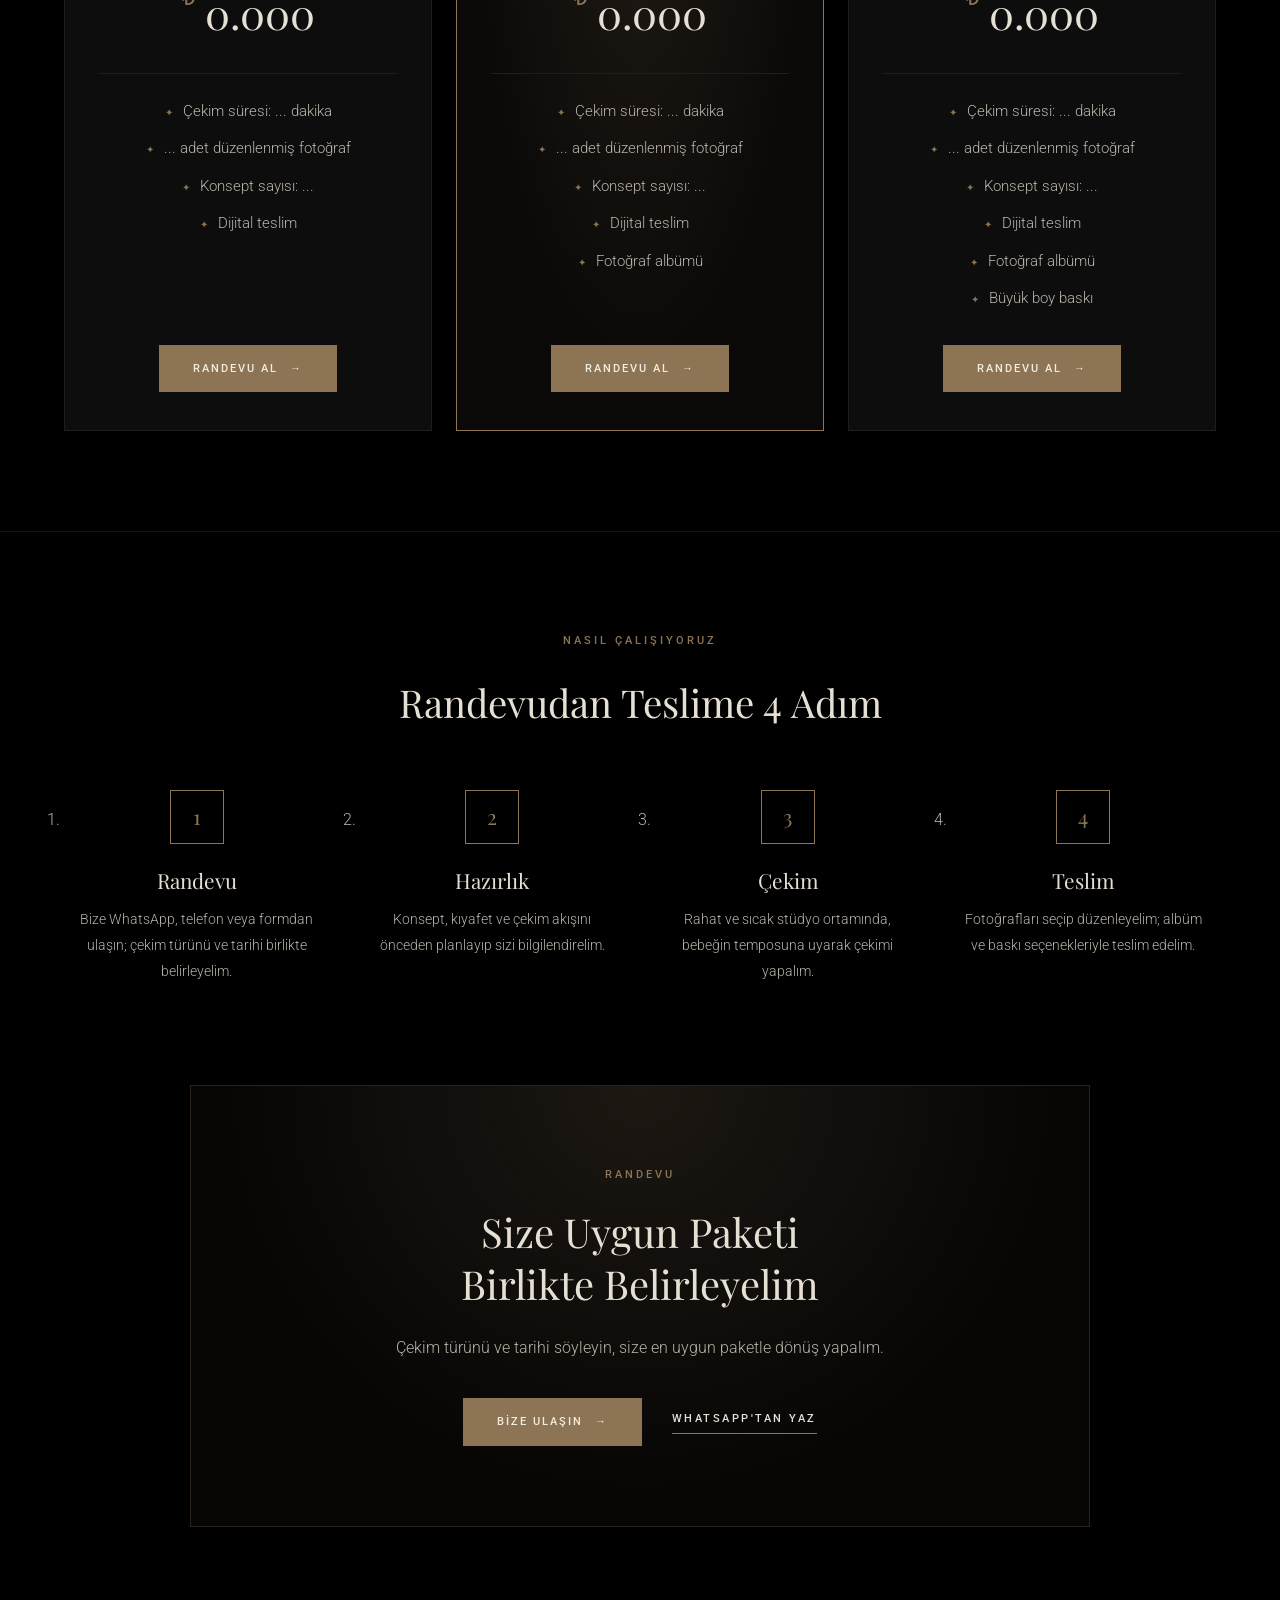
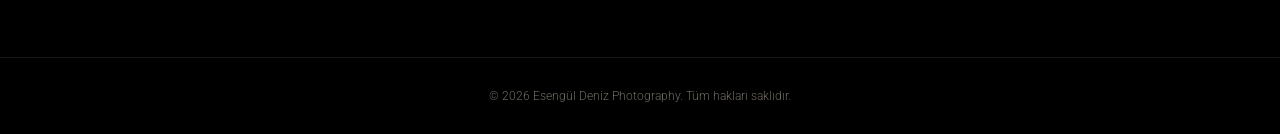
<file: hizmetler.html>
<!DOCTYPE html>
<html lang="tr">
<head>
  <meta charset="UTF-8">
  <meta name="viewport" content="width=device-width, initial-scale=1.0">

  <title>Hizmetler | Esengül Deniz Photography</title>
  <meta name="description" content="Esengül Deniz Photography hizmetleri: doğum anı, taburcu, hamilelik, yenidoğan, yaş ve aile çekimleri. Paketler ve fiyatlar.">

  <link rel="preconnect" href="https://fonts.googleapis.com">
  <link rel="preconnect" href="https://fonts.gstatic.com" crossorigin>
  <link href="https://fonts.googleapis.com/css2?family=Playfair+Display:wght@400;500&family=Roboto:wght@300;400;500&display=swap" rel="stylesheet">

  <link rel="stylesheet" href="css/style.css?v=15">
</head>
<body>

  <!-- ========== ÜST MENÜ ========== -->
  <header class="site-header">
    <div class="container header-inner">

      <!-- DOLDUR: Logo / stüdyo adı -->
      <a href="index.html" class="logo">Esengül Deniz</a>

      <!-- Mobil menü butonu (JavaScript'siz çalışır: checkbox hilesi) -->
      <input type="checkbox" id="menu-toggle" class="menu-toggle" aria-label="Menüyü aç/kapat">
      <label for="menu-toggle" class="menu-icon" aria-hidden="true">
        <span></span><span></span><span></span>
      </label>

      <nav class="main-nav" aria-label="Ana menü">
        <ul>
          <li><a href="index.html">Anasayfa</a></li>

          <li class="has-sub">
            <a href="hakkimizda.html">Hakkımızda</a>
            <ul class="sub-menu">
              <li><a href="hakkimizda.html">Biz Kimiz</a></li>
              <li><a href="hakkimizda.html#yorumlar">Aile Yorumları</a></li>
            </ul>
          </li>

          <li class="has-sub">
            <a href="portfolyo.html">Portfolyo</a>
            <ul class="sub-menu">
              <li><a href="portfolyo.html#dogum-ani">Doğum Anı</a></li>
              <li><a href="portfolyo.html#taburcu">Taburcu</a></li>
              <li><a href="portfolyo.html#hamilelik">Hamilelik</a></li>
              <li><a href="portfolyo.html#yenidogan">Yenidoğan</a></li>
              <li><a href="portfolyo.html#yas-cekimi">Yaş Çekimi</a></li>
              <li><a href="portfolyo.html#aile">Aile</a></li>
            </ul>
          </li>

          <li class="has-sub">
            <a href="hizmetler.html">Hizmetler</a>
            <ul class="sub-menu">
              <li><a href="hizmetler.html#cekimler">Çekim Türleri</a></li>
              <li><a href="hizmetler.html#paketler">Paketler ve Fiyatlar</a></li>
              <li><a href="hizmetler.html#surec">Nasıl Çalışıyoruz</a></li>
            </ul>
          </li>

          <li class="has-sub">
            <a href="iletisim.html">İletişim</a>
            <ul class="sub-menu">
              <li><a href="iletisim.html">Randevu Al</a></li>
              <li><a href="iletisim.html#sss">Sık Sorulan Sorular</a></li>
            </ul>
          </li>
        </ul>
      </nav>

    </div>
  </header>

  <main>

    <!-- ========== SAYFA BAŞLIĞI ========== -->
    <section class="page-hero page-hero--compact">
      <div class="container">
        <span class="eyebrow">Esengül Deniz Photography</span>
        <h1>Hizmetlerimiz</h1>
        <p class="page-lead">Doğum anından aile çekimine, ihtiyacınıza uygun çekimi ve paketi birlikte seçelim.</p>
      </div>
    </section>

    <!-- ========== ÇEKİM TÜRLERİ ========== -->
    <section class="services" id="cekimler">
      <div class="container">
        <div class="sec-head">
          <span class="eyebrow reveal">Çekim Türleri</span>
          <h2 class="reveal">Size Uygun Çekimi Seçin</h2>
        </div>
        <!-- DOLDUR: Açıklamaları kendi cümlelerinle değiştir -->
        <div class="svc-grid">
        <article class="svc-card reveal" id="dogum-ani-cekimi">
          <span class="svc-num">01</span>
          <h3>Doğum Anı</h3>
          <p>Dünyaya geldiği ilk anların hatırası.</p>
          <a href="portfolyo.html#dogum-ani" class="link-line">Örnekleri Gör</a>
        </article>
        <article class="svc-card reveal" id="taburcu-cekimi">
          <span class="svc-num">02</span>
          <h3>Taburcu</h3>
          <p>Eve dönüşün sıcak ve heyecanlı kareleri.</p>
          <a href="portfolyo.html#taburcu" class="link-line">Örnekleri Gör</a>
        </article>
        <article class="svc-card reveal" id="hamilelik-cekimi">
          <span class="svc-num">03</span>
          <h3>Hamilelik</h3>
          <p>Beklentinin en zarif ve özel hâli.</p>
          <a href="portfolyo.html#hamilelik" class="link-line">Örnekleri Gör</a>
        </article>
        <article class="svc-card reveal" id="yenidogan-cekimi">
          <span class="svc-num">04</span>
          <h3>Yenidoğan</h3>
          <p>İlk günlerin minik detayları.</p>
          <a href="portfolyo.html#yenidogan" class="link-line">Örnekleri Gör</a>
        </article>
        <article class="svc-card reveal" id="yas-cekimi-cekimi">
          <span class="svc-num">05</span>
          <h3>Yaş Çekimi</h3>
          <p>Büyürken değişen güzelliklerin kaydı.</p>
          <a href="portfolyo.html#yas-cekimi" class="link-line">Örnekleri Gör</a>
        </article>
        <article class="svc-card reveal" id="aile-cekimi">
          <span class="svc-num">06</span>
          <h3>Aile</h3>
          <p>Birlikte olmanın samimi ve doğal hâli.</p>
          <a href="portfolyo.html#aile" class="link-line">Örnekleri Gör</a>
        </article>
        </div>
      </div>
    </section>

    <!-- ========== PAKETLER VE FİYATLAR ========== -->
    <section class="packages" id="paketler">
      <div class="container">
        <div class="sec-head">
          <span class="eyebrow reveal">Paketler ve Fiyatlar</span>
          <h2 class="reveal">Çekim Paketlerimiz</h2>
          <p class="reveal">Fiyatlar çekim türüne göre değişebilir. Detaylı bilgi için bize ulaşın.</p>
        </div>

        <!-- DOLDUR: Paket adlarını, fiyatları (₺0.000 yerine) ve maddeleri kendi paketlerinle değiştir.
             Daha fazla ya da az paket için bir <article class="pkg"> bloğunu kopyala / sil.
             "Çok Tercih Edilen" etiketi için pkg--featured sınıfını ve pkg-badge satırını kullan.
             GELECEKTE (JS): çekim türüne göre (Yenidoğan, Yaş Çekimi vb.) paket sekmeleri eklenebilir. -->
        <div class="pkg-grid">
        <article class="pkg reveal">
          <h3>Paket 1</h3>
          <div class="pkg-price"><span class="pkg-cur">₺</span> <span>0.000</span></div>
          <ul class="pkg-list">
            <li>Çekim süresi: ... dakika</li>
            <li>... adet düzenlenmiş fotoğraf</li>
            <li>Konsept sayısı: ...</li>
            <li>Dijital teslim</li>
          </ul>
          <a href="iletisim.html" class="btn">Randevu Al <span class="arrow" aria-hidden="true">→</span></a>
        </article>
        <article class="pkg pkg--featured reveal">
          <span class="pkg-badge">Çok Tercih Edilen</span>
          <h3>Paket 2</h3>
          <div class="pkg-price"><span class="pkg-cur">₺</span> <span>0.000</span></div>
          <ul class="pkg-list">
            <li>Çekim süresi: ... dakika</li>
            <li>... adet düzenlenmiş fotoğraf</li>
            <li>Konsept sayısı: ...</li>
            <li>Dijital teslim</li>
            <li>Fotoğraf albümü</li>
          </ul>
          <a href="iletisim.html" class="btn">Randevu Al <span class="arrow" aria-hidden="true">→</span></a>
        </article>
        <article class="pkg reveal">
          <h3>Paket 3</h3>
          <div class="pkg-price"><span class="pkg-cur">₺</span> <span>0.000</span></div>
          <ul class="pkg-list">
            <li>Çekim süresi: ... dakika</li>
            <li>... adet düzenlenmiş fotoğraf</li>
            <li>Konsept sayısı: ...</li>
            <li>Dijital teslim</li>
            <li>Fotoğraf albümü</li>
            <li>Büyük boy baskı</li>
          </ul>
          <a href="iletisim.html" class="btn">Randevu Al <span class="arrow" aria-hidden="true">→</span></a>
        </article>
        </div>
      </div>
    </section>

    <!-- ========== NASIL ÇALIŞIYORUZ ========== -->
    <section class="process" id="surec">
      <div class="container">
        <div class="sec-head">
          <span class="eyebrow reveal">Nasıl Çalışıyoruz</span>
          <h2 class="reveal">Randevudan Teslime 4 Adım</h2>
        </div>
        <ol class="steps">
        <li class="step reveal">
          <span class="step-num">1</span>
          <h3>Randevu</h3>
          <p>Bize WhatsApp, telefon veya formdan ulaşın; çekim türünü ve tarihi birlikte belirleyelim.</p>
        </li>
        <li class="step reveal">
          <span class="step-num">2</span>
          <h3>Hazırlık</h3>
          <p>Konsept, kıyafet ve çekim akışını önceden planlayıp sizi bilgilendirelim.</p>
        </li>
        <li class="step reveal">
          <span class="step-num">3</span>
          <h3>Çekim</h3>
          <p>Rahat ve sıcak stüdyo ortamında, bebeğin temposuna uyarak çekimi yapalım.</p>
        </li>
        <li class="step reveal">
          <span class="step-num">4</span>
          <h3>Teslim</h3>
          <p>Fotoğrafları seçip düzenleyelim; albüm ve baskı seçenekleriyle teslim edelim.</p>
        </li>
        </ol>
      </div>
    </section>

    <!-- ========== İLETİŞİME YÖNLENDİRME ========== -->
    <section class="offer" id="hizmet-iletisim">
      <div class="container offer-inner">
        <span class="eyebrow reveal">Randevu</span>
        <h2 class="reveal">Size Uygun Paketi<br>Birlikte Belirleyelim</h2>
        <p class="reveal">Çekim türünü ve tarihi söyleyin, size en uygun paketle dönüş yapalım.</p>
        <div class="offer-actions reveal">
          <a href="iletisim.html" class="btn">Bize Ulaşın <span class="arrow" aria-hidden="true">→</span></a>
          <a href="https://wa.me/905497110102" class="link-line" target="_blank" rel="noopener">WhatsApp'tan Yaz</a>
        </div>
      </div>
    </section>

  </main>

  <footer class="site-footer">
    <div class="container">
      <p>&copy; 2026 Esengül Deniz Photography. Tüm hakları saklıdır.</p>
    </div>
  </footer>

  <!-- Gelecekte JavaScript buraya eklenecek: -->
  <!-- <script src="js/main.js"></script> -->

</body>
</html>
</file>
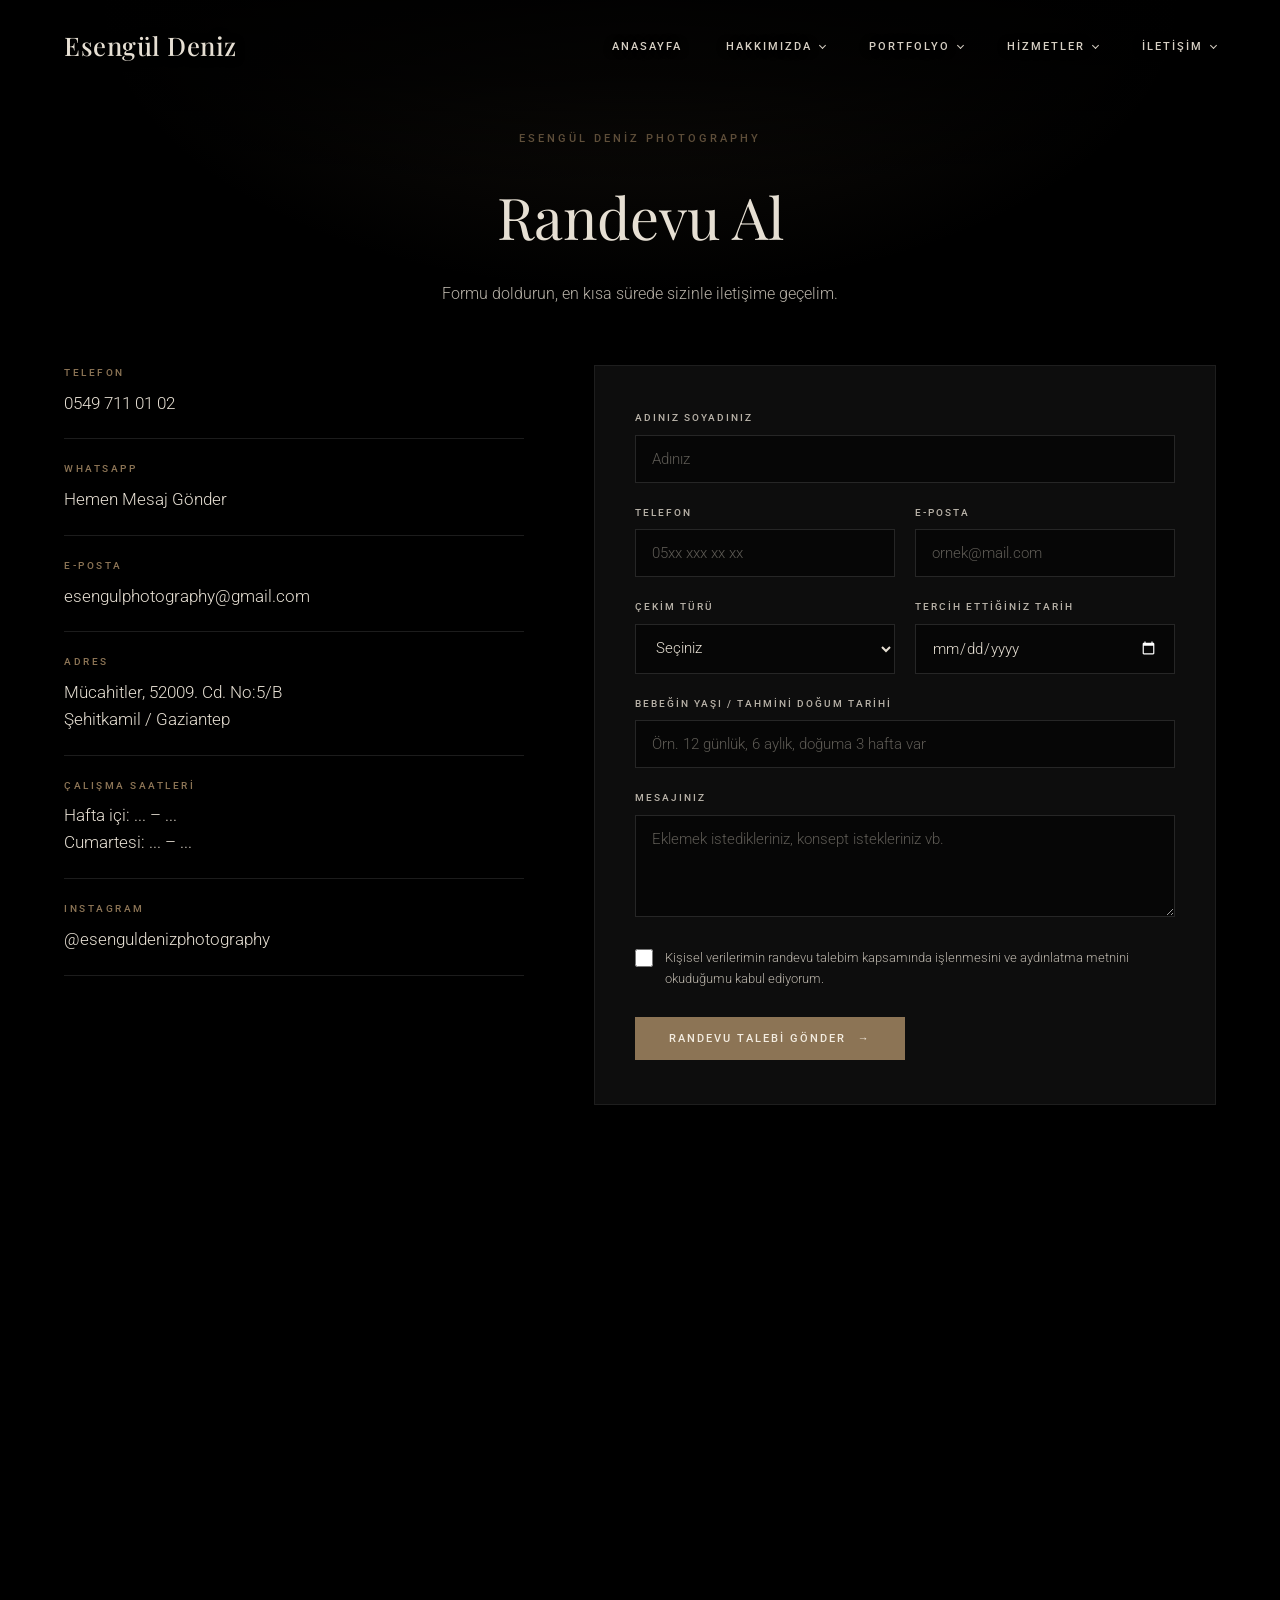
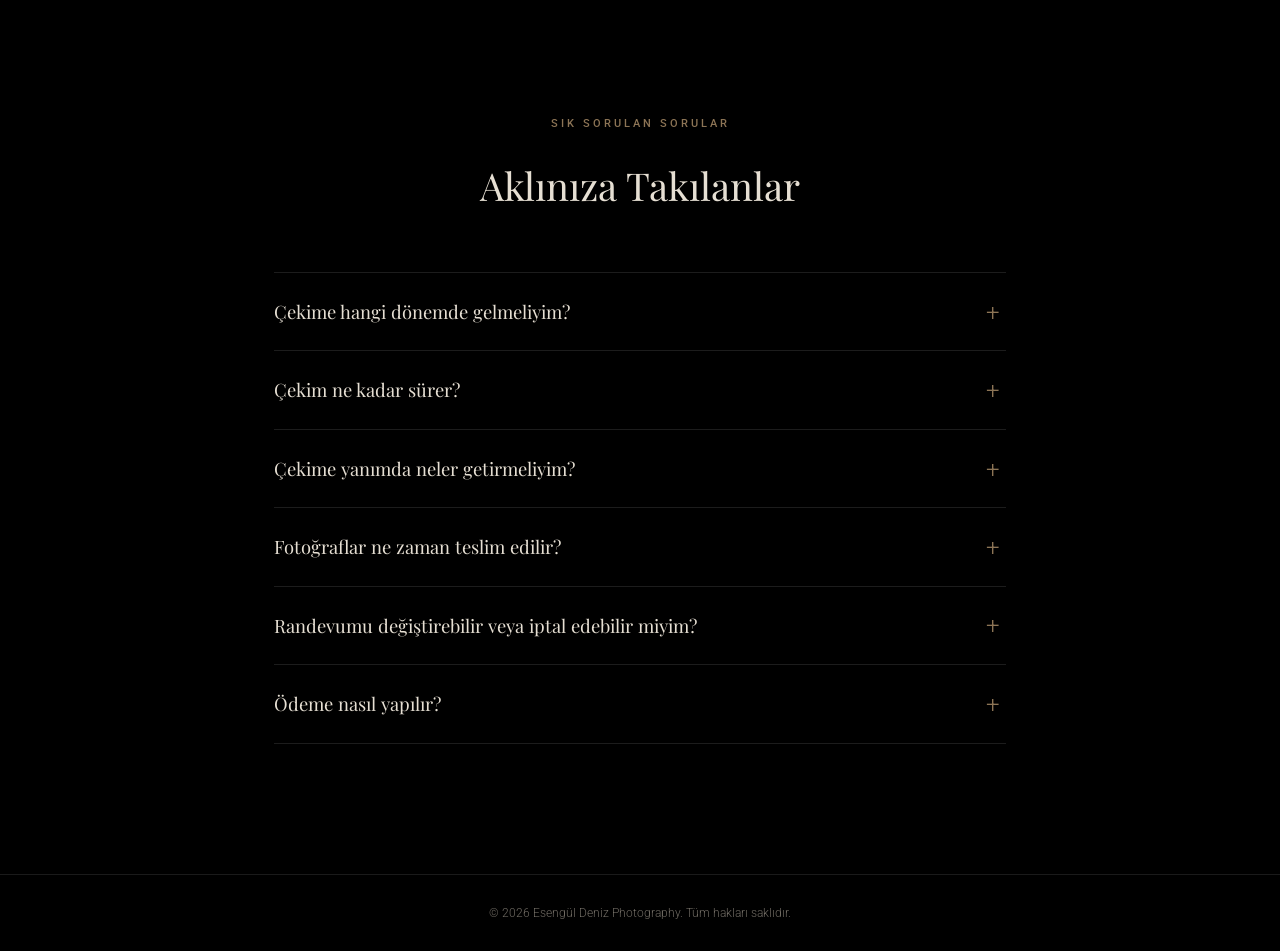
<file: iletisim.html>
<!DOCTYPE html>
<html lang="tr">
<head>
  <meta charset="UTF-8">
  <meta name="viewport" content="width=device-width, initial-scale=1.0">

  <title>Randevu Al | Esengül Deniz Photography</title>
  <meta name="description" content="Esengül Deniz Photography ile randevu alın. Gaziantep Şehitkamil'de bebek, yenidoğan, hamilelik ve aile fotoğraf çekimi için bize ulaşın.">

  <link rel="preconnect" href="https://fonts.googleapis.com">
  <link rel="preconnect" href="https://fonts.gstatic.com" crossorigin>
  <link href="https://fonts.googleapis.com/css2?family=Playfair+Display:wght@400;500&family=Roboto:wght@300;400;500&display=swap" rel="stylesheet">

  <link rel="stylesheet" href="css/style.css?v=15">
</head>
<body>

  <!-- ========== ÜST MENÜ ========== -->
  <header class="site-header">
    <div class="container header-inner">

      <!-- DOLDUR: Logo / stüdyo adı -->
      <a href="index.html" class="logo">Esengül Deniz</a>

      <!-- Mobil menü butonu (JavaScript'siz çalışır: checkbox hilesi) -->
      <input type="checkbox" id="menu-toggle" class="menu-toggle" aria-label="Menüyü aç/kapat">
      <label for="menu-toggle" class="menu-icon" aria-hidden="true">
        <span></span><span></span><span></span>
      </label>

      <nav class="main-nav" aria-label="Ana menü">
        <ul>
          <li><a href="index.html">Anasayfa</a></li>

          <li class="has-sub">
            <a href="hakkimizda.html">Hakkımızda</a>
            <ul class="sub-menu">
              <li><a href="hakkimizda.html">Biz Kimiz</a></li>
              <li><a href="hakkimizda.html#yorumlar">Aile Yorumları</a></li>
            </ul>
          </li>

          <li class="has-sub">
            <a href="portfolyo.html">Portfolyo</a>
            <ul class="sub-menu">
              <li><a href="portfolyo.html#dogum-ani">Doğum Anı</a></li>
              <li><a href="portfolyo.html#taburcu">Taburcu</a></li>
              <li><a href="portfolyo.html#hamilelik">Hamilelik</a></li>
              <li><a href="portfolyo.html#yenidogan">Yenidoğan</a></li>
              <li><a href="portfolyo.html#yas-cekimi">Yaş Çekimi</a></li>
              <li><a href="portfolyo.html#aile">Aile</a></li>
            </ul>
          </li>

          <li class="has-sub">
            <a href="hizmetler.html">Hizmetler</a>
            <ul class="sub-menu">
              <li><a href="hizmetler.html#cekimler">Çekim Türleri</a></li>
              <li><a href="hizmetler.html#paketler">Paketler ve Fiyatlar</a></li>
              <li><a href="hizmetler.html#surec">Nasıl Çalışıyoruz</a></li>
            </ul>
          </li>

          <li class="has-sub">
            <a href="iletisim.html">İletişim</a>
            <ul class="sub-menu">
              <li><a href="iletisim.html">Randevu Al</a></li>
              <li><a href="iletisim.html#sss">Sık Sorulan Sorular</a></li>
            </ul>
          </li>
        </ul>
      </nav>

    </div>
  </header>

  <main>

    <!-- ========== SAYFA BAŞLIĞI ========== -->
    <section class="page-hero page-hero--compact">
      <div class="container">
        <span class="eyebrow">Esengül Deniz Photography</span>
        <h1>Randevu Al</h1>
        <p class="page-lead">Formu doldurun, en kısa sürede sizinle iletişime geçelim.</p>
      </div>
    </section>

    <!-- ========== RANDEVU FORMU + İLETİŞİM BİLGİLERİ ========== -->
    <section class="contact appt" id="randevu">
      <div class="container">
        <div class="contact-grid">

          <!-- DOLDUR: Telefon, adres ve e-posta bilgilerini kontrol et -->
          <ul class="contact-info reveal">
            <li>
              <span class="ci-label">Telefon</span>
              <a href="tel:+905497110102">0549 711 01 02</a>
            </li>
            <li>
              <span class="ci-label">WhatsApp</span>
              <a href="https://wa.me/905497110102" target="_blank" rel="noopener">Hemen Mesaj Gönder</a>
            </li>
            <li>
              <span class="ci-label">E-posta</span>
              <a href="mailto:esengulphotography@gmail.com">esengulphotography@gmail.com</a>
            </li>
            <li>
              <span class="ci-label">Adres</span>
              <address>Mücahitler, 52009. Cd. No:5/B<br>Şehitkamil / Gaziantep</address>
            </li>
            <li>
              <span class="ci-label">Çalışma Saatleri</span>
              <!-- DOLDUR: Çalışma saatlerini yaz -->
              <address>Hafta içi: ... – ...<br>Cumartesi: ... – ...</address>
            </li>
            <li>
              <span class="ci-label">Instagram</span>
              <a href="https://www.instagram.com/esenguldenizphotography" target="_blank" rel="noopener">@esenguldenizphotography</a>
            </li>
          </ul>

          <!-- DOLDUR: action="#" yerine form servisinin adresini yaz (ör. Formspree). Şimdilik form mesaj göndermez. -->
          <form class="contact-form reveal" action="#" method="post">
            <div class="field">
              <label for="r-ad">Adınız Soyadınız</label>
              <input type="text" id="r-ad" name="ad" placeholder="Adınız" autocomplete="name" required>
            </div>
            <div class="field-row">
              <div class="field">
                <label for="r-tel">Telefon</label>
                <input type="tel" id="r-tel" name="telefon" placeholder="05xx xxx xx xx" autocomplete="tel" required>
              </div>
              <div class="field">
                <label for="r-mail">E-posta</label>
                <input type="email" id="r-mail" name="eposta" placeholder="ornek@mail.com" autocomplete="email">
              </div>
            </div>
            <div class="field-row">
              <div class="field">
                <label for="r-tur">Çekim Türü</label>
                <select id="r-tur" name="cekim_turu" required>
                  <option value="">Seçiniz</option>
                <option>Doğum Anı</option>
                <option>Taburcu</option>
                <option>Hamilelik</option>
                <option>Yenidoğan</option>
                <option>Yaş Çekimi</option>
                <option>Aile</option>
                <option>Diğer / Emin değilim</option>
                </select>
              </div>
              <div class="field">
                <label for="r-tarih">Tercih Ettiğiniz Tarih</label>
                <input type="date" id="r-tarih" name="tarih">
              </div>
            </div>
            <div class="field">
              <label for="r-yas">Bebeğin Yaşı / Tahmini Doğum Tarihi</label>
              <input type="text" id="r-yas" name="bebek_yasi" placeholder="Örn. 12 günlük, 6 aylık, doğuma 3 hafta var">
            </div>
            <div class="field">
              <label for="r-mesaj">Mesajınız</label>
              <textarea id="r-mesaj" name="mesaj" rows="4" placeholder="Eklemek istedikleriniz, konsept istekleriniz vb."></textarea>
            </div>

            <label class="check">
              <input type="checkbox" name="kvkk" required>
              <!-- DOLDUR: KVKK aydınlatma metni sayfası hazır olunca "aydınlatma metnini" kısmını bağlantı yap -->
              <span>Kişisel verilerimin randevu talebim kapsamında işlenmesini ve aydınlatma metnini okuduğumu kabul ediyorum.</span>
            </label>

            <button type="submit" class="btn">Randevu Talebi Gönder <span class="arrow" aria-hidden="true">→</span></button>
          </form>

        </div>
      </div>

      <!-- Google Haritalar -->
      <div class="contact-map">
        <iframe
          title="Stüdyo konumu"
          src="https://www.google.com/maps?q=Esengül+Deniz+Aile+ve+Bebek+Fotoğraf+Stüdyosu,+Mücahitler,+52009.+Cd.+No:5/B,+Şehitkamil,+Gaziantep&output=embed"
          loading="lazy"
          referrerpolicy="no-referrer-when-downgrade"
          allowfullscreen></iframe>
      </div>
    </section>

    <!-- ========== SIK SORULAN SORULAR ========== -->
    <section class="faq" id="sss">
      <div class="container faq-inner">
        <div class="sec-head">
          <span class="eyebrow reveal">Sık Sorulan Sorular</span>
          <h2 class="reveal">Aklınıza Takılanlar</h2>
        </div>
        <!-- DOLDUR: Soruları ve cevapları kendi bilgilerinle değiştir. Her biri bir <details> bloğudur. -->
        <div class="faq-list">
        <details class="faq-item reveal">
          <summary>Çekime hangi dönemde gelmeliyim?</summary>
          <p>Örnek cevap: Yenidoğan çekimleri için en uygun dönem ilk haftalardır. Kendi önerilerini buraya yaz.</p>
        </details>
        <details class="faq-item reveal">
          <summary>Çekim ne kadar sürer?</summary>
          <p>Örnek cevap: Çekim süresi paketine ve bebeğin ihtiyaçlarına göre değişir. Kendi cevabını buraya yaz.</p>
        </details>
        <details class="faq-item reveal">
          <summary>Çekime yanımda neler getirmeliyim?</summary>
          <p>Örnek cevap: Bebeğin bezi, mamasını ve yedek kıyafetini getirmenizi öneririz. Kendi listeni buraya yaz.</p>
        </details>
        <details class="faq-item reveal">
          <summary>Fotoğraflar ne zaman teslim edilir?</summary>
          <p>Örnek cevap: Seçim ve düzenleme sonrası belirli bir sürede teslim edilir. Kendi süreni buraya yaz.</p>
        </details>
        <details class="faq-item reveal">
          <summary>Randevumu değiştirebilir veya iptal edebilir miyim?</summary>
          <p>Örnek cevap: Randevu değişikliği için önceden haber vermenizi rica ederiz. Kendi politikanı buraya yaz.</p>
        </details>
        <details class="faq-item reveal">
          <summary>Ödeme nasıl yapılır?</summary>
          <p>Örnek cevap: Ödeme ve kapora bilgileri randevu sırasında paylaşılır. Kendi cevabını buraya yaz.</p>
        </details>
        </div>
      </div>
    </section>

  </main>

  <footer class="site-footer">
    <div class="container">
      <p>&copy; 2026 Esengül Deniz Photography. Tüm hakları saklıdır.</p>
    </div>
  </footer>

  <!-- Gelecekte JavaScript buraya eklenecek: -->
  <!-- <script src="js/main.js"></script> -->

</body>
</html>
</file>
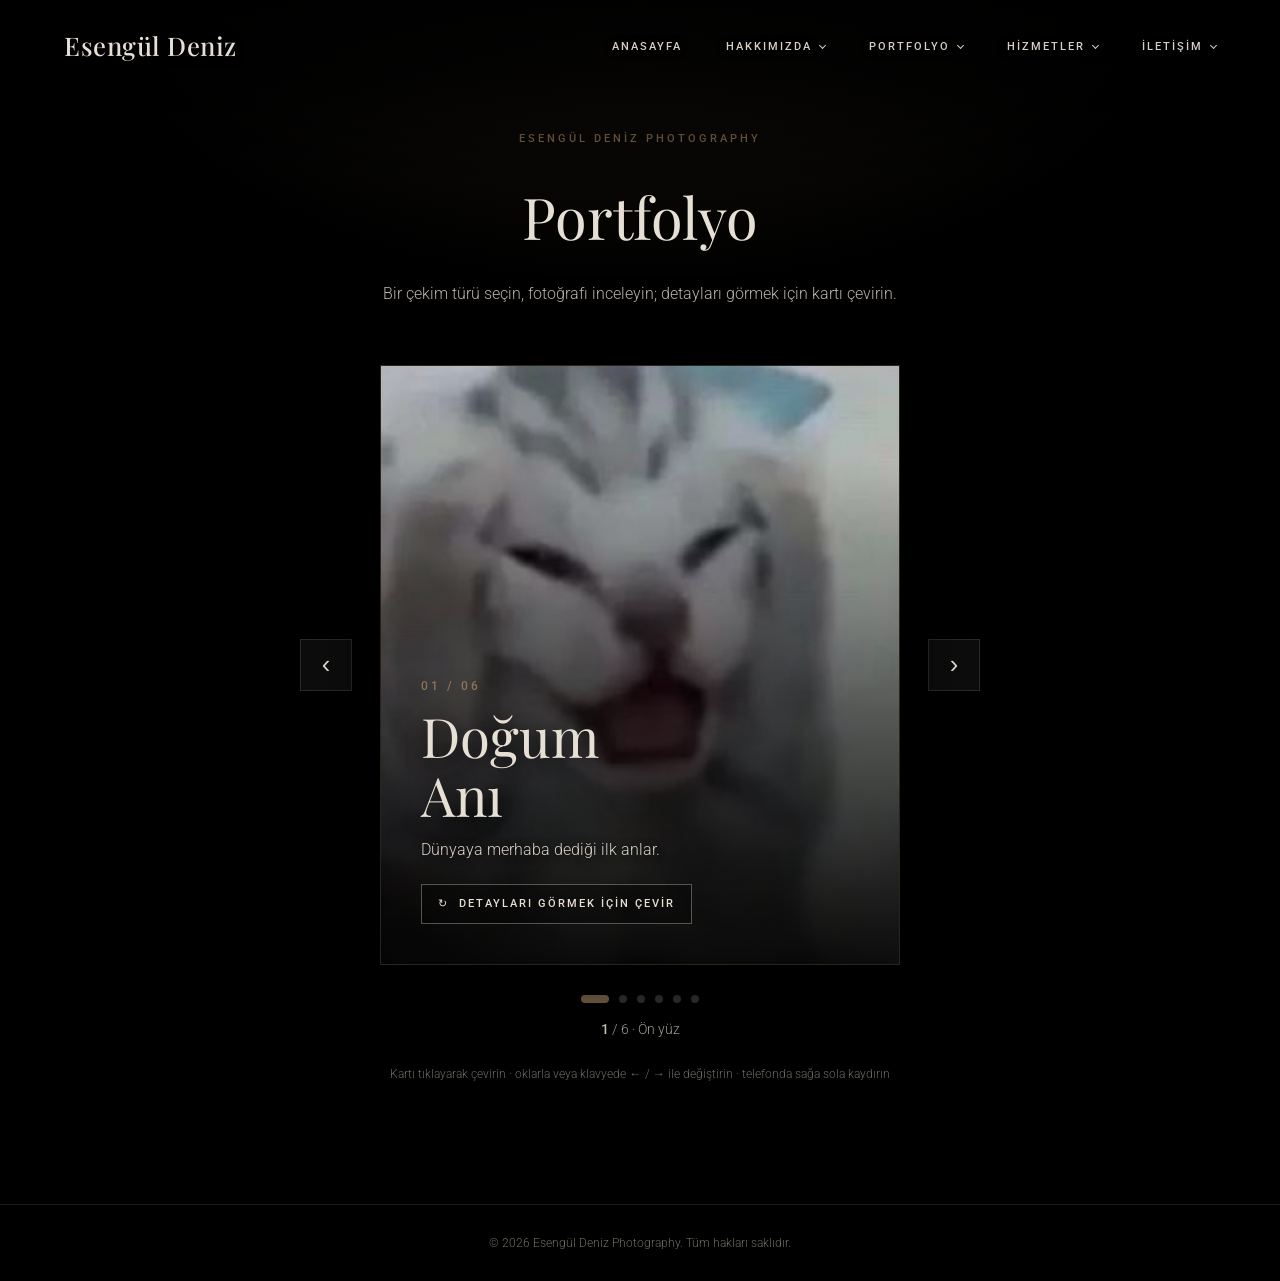
<file: portfolyo.html>
<!DOCTYPE html>
<html lang="tr">
<head>
  <meta charset="UTF-8">
  <meta name="viewport" content="width=device-width, initial-scale=1.0">

  <title>Portfolyo | Esengül Deniz Photography</title>
  <meta name="description" content="Esengül Deniz Photography portfolyo: doğum anı, taburcu, hamilelik, yenidoğan, yaş ve aile çekimlerinden örnekler.">

  <link rel="preconnect" href="https://fonts.googleapis.com">
  <link rel="preconnect" href="https://fonts.gstatic.com" crossorigin>
  <link href="https://fonts.googleapis.com/css2?family=Playfair+Display:wght@400;500&family=Roboto:wght@300;400;500&display=swap" rel="stylesheet">

  <link rel="stylesheet" href="css/style.css?v=15">
</head>
<body>

  <!-- ========== ÜST MENÜ ========== -->
  <header class="site-header">
    <div class="container header-inner">

      <!-- DOLDUR: Logo / stüdyo adı -->
      <a href="index.html" class="logo">Esengül Deniz</a>

      <!-- Mobil menü butonu (JavaScript'siz çalışır: checkbox hilesi) -->
      <input type="checkbox" id="menu-toggle" class="menu-toggle" aria-label="Menüyü aç/kapat">
      <label for="menu-toggle" class="menu-icon" aria-hidden="true">
        <span></span><span></span><span></span>
      </label>

      <nav class="main-nav" aria-label="Ana menü">
        <ul>
          <li><a href="index.html">Anasayfa</a></li>

          <li class="has-sub">
            <a href="hakkimizda.html">Hakkımızda</a>
            <ul class="sub-menu">
              <li><a href="hakkimizda.html">Biz Kimiz</a></li>
              <li><a href="hakkimizda.html#yorumlar">Aile Yorumları</a></li>
            </ul>
          </li>

          <li class="has-sub">
            <a href="portfolyo.html">Portfolyo</a>
            <ul class="sub-menu">
              <li><a href="portfolyo.html#dogum-ani">Doğum Anı</a></li>
              <li><a href="portfolyo.html#taburcu">Taburcu</a></li>
              <li><a href="portfolyo.html#hamilelik">Hamilelik</a></li>
              <li><a href="portfolyo.html#yenidogan">Yenidoğan</a></li>
              <li><a href="portfolyo.html#yas-cekimi">Yaş Çekimi</a></li>
              <li><a href="portfolyo.html#aile">Aile</a></li>
            </ul>
          </li>

          <li class="has-sub">
            <a href="hizmetler.html">Hizmetler</a>
            <ul class="sub-menu">
              <li><a href="hizmetler.html#cekimler">Çekim Türleri</a></li>
              <li><a href="hizmetler.html#paketler">Paketler ve Fiyatlar</a></li>
              <li><a href="hizmetler.html#surec">Nasıl Çalışıyoruz</a></li>
            </ul>
          </li>

          <li class="has-sub">
            <a href="iletisim.html">İletişim</a>
            <ul class="sub-menu">
              <li><a href="iletisim.html">Randevu Al</a></li>
              <li><a href="iletisim.html#sss">Sık Sorulan Sorular</a></li>
            </ul>
          </li>
        </ul>
      </nav>

    </div>
  </header>

  <main>

    <!-- ========== SAYFA BAŞLIĞI ========== -->
    <section class="page-hero page-hero--compact">
      <div class="container">
        <span class="eyebrow">Esengül Deniz Photography</span>
        <h1>Portfolyo</h1>
        <p class="page-lead">Bir çekim türü seçin, fotoğrafı inceleyin; detayları görmek için kartı çevirin.</p>
      </div>
    </section>

    <!-- ========== KART GEZGİNİ (JavaScript: js/portfolyo.js) ========== -->
    <section class="pf" id="portfolyo">
      <div class="container">

        <div class="pf-stage" aria-label="Portfolyo kart gezgini">
          <button class="pf-arrow" id="pf-prev" type="button" aria-label="Önceki kart">‹</button>

          <div class="pf-card" id="pf-card">
            <div class="pf-inner">

              <!-- ÖN YÜZ -->
              <article class="pf-face pf-front" id="pf-front" role="button" tabindex="0" aria-label="Detayları görmek için kartı çevir">
                <img id="pf-image" src="images/portfolyo/foto-1.jpg" alt="">
                <div class="pf-front-content">
                  <div class="pf-number" id="pf-number">01 / 06</div>
                  <h2 id="pf-title">Doğum<br>Anı</h2>
                  <p id="pf-subtitle"></p>
                  <span class="pf-hint">↻ <span>Detayları görmek için çevir</span></span>
                </div>
              </article>

              <!-- ARKA YÜZ -->
              <article class="pf-face pf-back" id="pf-back">
                <div class="pf-number" id="pf-back-number">DETAYLAR / 01</div>
                <h2 id="pf-back-title"></h2>
                <p id="pf-description"></p>
                <ul class="pf-features" id="pf-features"></ul>
                <div class="pf-back-actions">
                  <a href="hizmetler.html#paketler" class="btn">Paketleri İncele <span class="arrow" aria-hidden="true">→</span></a>
                  <a href="iletisim.html" class="link-line">Randevu Al</a>
                </div>
                <button class="pf-return" id="pf-return" type="button">↻ Ön yüze dön</button>
              </article>

            </div>
          </div>

          <button class="pf-arrow" id="pf-next" type="button" aria-label="Sonraki kart">›</button>
        </div>

        <div class="pf-controls">
          <div class="pf-dots" id="pf-dots" aria-label="Kart seçimi"></div>
          <div class="pf-status"><strong id="pf-current">1</strong> / <span id="pf-total">6</span> · <span id="pf-face-status">Ön yüz</span></div>
        </div>
        <p class="pf-help">Kartı tıklayarak çevirin · oklarla veya klavyede ← / → ile değiştirin · telefonda sağa sola kaydırın</p>

        <noscript><p class="pf-help">Bu sayfanın çalışması için JavaScript gerekir.</p></noscript>

      </div>
    </section>

  </main>

  <footer class="site-footer">
    <div class="container">
      <p>&copy; 2026 Esengül Deniz Photography. Tüm hakları saklıdır.</p>
    </div>
  </footer>

  <script src="js/portfolyo.js"></script>

</body>
</html>
</file>
<file: css/style.css>
/* =========================================================
   BEBEK FOTOĞRAFÇISI - ANA STİL DOSYASI
   Koyu, zarif tema. Renkleri aşağıdaki değişkenlerden değiştir.
   ========================================================= */

:root {
  /* Renkler */
  --bg:            #0b0b0b;   /* sayfa arka planı */
  --bg-soft:       #141414;   /* açılır menü vb. */
  --text:          #e6dfd3;   /* başlıklar (krem) */
  --text-muted:    #b8b2a8;   /* paragraflar */
  --accent:        #8c7455;   /* buton rengi (altın/kahve) */
  --accent-hover:  #a68a64;

  /* Yazı tipleri */
  --font-heading:  "Playfair Display", Georgia, serif;
  --font-body:     "Roboto", Arial, sans-serif;

  /* Ölçüler */
  --container:     1200px;
  --header-h:      90px;
}

/* ---------- Sıfırlama ---------- */
*,
*::before,
*::after { box-sizing: border-box; margin: 0; padding: 0; }

html { scroll-behavior: smooth; overflow-x: hidden; }

body {
  background: var(--bg);
  color: var(--text-muted);
  font-family: var(--font-body);
  font-weight: 300;
  line-height: 1.6;
  -webkit-font-smoothing: antialiased;
  overflow-x: hidden;
}

a { color: inherit; text-decoration: none; }
ul { list-style: none; }
img { max-width: 100%; display: block; }

.container {
  width: 100%;
  max-width: var(--container);
  margin: 0 auto;
  padding: 0 24px;
}

/* =========================================================
   ÜST MENÜ
   ========================================================= */
.site-header {
  position: absolute;
  top: 0; left: 0; right: 0;
  z-index: 100;
  height: var(--header-h);
}

/* Menü arkasında koyu gölge: yazılar her fotoğrafta okunsun */
.site-header::before {
  content: "";
  position: absolute;
  top: 0; left: 0; right: 0;
  height: 190px;
  background: linear-gradient(180deg, rgba(0,0,0,0.92) 0%, rgba(0,0,0,0.72) 40%, rgba(0,0,0,0) 100%);
  pointer-events: none;
  z-index: -1;
}

.header-inner {
  height: 100%;
  display: flex;
  align-items: center;
  justify-content: space-between;
}

.logo {
  font-family: var(--font-heading);
  font-size: 1.6rem;
  font-weight: 500;
  color: var(--text);
  letter-spacing: 0.5px;
  text-shadow: 0 1px 10px rgba(0,0,0,0.9);
}

/* Masaüstü menü */
.main-nav > ul {
  display: flex;
  align-items: center;
  gap: 44px;
}

/* Tüm menü öğeleri aynı hizada dursun */
.main-nav > ul > li { padding: 30px 0; }

.main-nav a {
  font-size: 0.68rem;
  font-weight: 500;
  letter-spacing: 2px;
  text-transform: uppercase;
  color: #d6cfc3;
  text-shadow: 0 1px 8px rgba(0,0,0,0.9);
  transition: color 0.3s ease;
}

.main-nav a:hover { color: var(--text); }

/* Alt menülü öğelerde küçük ok */
.has-sub > a::after {
  content: "";
  display: inline-block;
  width: 5px; height: 5px;
  margin-left: 8px;
  border-right: 1.5px solid currentColor;
  border-bottom: 1.5px solid currentColor;
  transform: translateY(-2px) rotate(45deg);
}

/* Açılır alt menü (JavaScript gerekmez) */
.has-sub { position: relative; }

.sub-menu {
  position: absolute;
  top: 100%;
  left: -20px;
  min-width: 220px;
  padding: 14px 0;
  background: var(--bg-soft);
  border-top: 2px solid var(--accent);
  opacity: 0;
  visibility: hidden;
  transform: translateY(10px);
  transition: all 0.3s ease;
}

.sub-menu a {
  display: block;
  padding: 10px 24px;
  letter-spacing: 1.5px;
}

.has-sub:hover .sub-menu,
.has-sub:focus-within .sub-menu {
  opacity: 1;
  visibility: visible;
  transform: translateY(0);
}

/* Son menünün alt menüsü sağdan taşmasın */
.main-nav > ul > li:last-child .sub-menu { left: auto; right: -20px; }

/* Mobil menü kontrolleri masaüstünde gizli */
.menu-toggle,
.menu-icon { display: none; }

/* =========================================================
   HERO
   ========================================================= */
.hero {
  position: relative;
  min-height: 100vh;
  display: flex;
  align-items: center;
  overflow: hidden;
}

/* Arka plan fotoğrafı: images/hero.jpg dosyasını koy */
.hero-bg {
  position: absolute;
  inset: 0;
  background-color: var(--bg);
  background-image: url("../images/hero.jpg");
  background-size: cover;
  background-position: center right;
  background-repeat: no-repeat;
}

/* Soldan sağa koyulaşan katman: yazı okunaklı kalsın */
.hero-overlay {
  position: absolute;
  inset: 0;
  background:
    linear-gradient(90deg, rgba(11,11,11,0.95) 0%, rgba(11,11,11,0.75) 35%, rgba(11,11,11,0.15) 70%, rgba(11,11,11,0.35) 100%),
    linear-gradient(0deg, rgba(11,11,11,0.6) 0%, rgba(11,11,11,0) 30%);
}

.hero-inner {
  position: relative;
  z-index: 2;
  padding-top: var(--header-h);
}

.hero-content { max-width: 520px; }

.hero h1 {
  font-family: var(--font-heading);
  font-weight: 400;
  font-size: clamp(2.4rem, 5vw, 3.9rem);
  line-height: 1.15;
  color: var(--text);
  margin-bottom: 36px;
  text-shadow: 0 2px 20px rgba(0,0,0,0.85), 0 0 4px rgba(0,0,0,0.5);
}

.hero-text {
  font-size: 0.95rem;
  line-height: 1.7;
  color: var(--text-muted);
  max-width: 400px;
  margin-bottom: 40px;
  text-shadow: 0 1px 12px rgba(0,0,0,0.9), 0 0 3px rgba(0,0,0,0.6);
}

/* ---------- Buton ---------- */
.btn {
  display: inline-flex;
  align-items: center;
  gap: 12px;
  padding: 15px 34px;
  background: var(--accent);
  color: #f3ece0;
  font-size: 0.68rem;
  font-weight: 500;
  letter-spacing: 2px;
  text-transform: uppercase;
  transition: background 0.3s ease, transform 0.3s ease;
}

.btn:hover {
  background: var(--accent-hover);
  transform: translateY(-2px);
}

.btn .arrow { transition: transform 0.3s ease; }
.btn:hover .arrow { transform: translateX(4px); }

/* =========================================================
   DUYARLI TASARIM (TABLET / MOBİL)
   ========================================================= */
@media (max-width: 960px) {

  .menu-icon {
    display: flex;
    flex-direction: column;
    gap: 6px;
    cursor: pointer;
    padding: 8px;
    z-index: 130;
  }

  .menu-icon span {
    width: 26px; height: 2px;
    background: var(--text);
    transition: all 0.3s ease;
  }

  /* Menü açılınca ikon X olur */
  .menu-toggle:checked + .menu-icon span:nth-child(1) { transform: translateY(8px) rotate(45deg); }
  .menu-toggle:checked + .menu-icon span:nth-child(2) { opacity: 0; }
  .menu-toggle:checked + .menu-icon span:nth-child(3) { transform: translateY(-8px) rotate(-45deg); }

  .main-nav {
    position: fixed;
    inset: 0;
    background: rgba(11,11,11,0.98);
    display: flex;
    align-items: center;
    justify-content: center;
    opacity: 0;
    visibility: hidden;
    transition: all 0.35s ease;
    z-index: 120;
  }

  .menu-toggle:checked ~ .main-nav {
    opacity: 1;
    visibility: visible;
  }

  .main-nav > ul {
    flex-direction: column;
    align-items: center;
    gap: 6px;
    text-align: center;
  }

  .main-nav a { font-size: 1rem; letter-spacing: 2.5px; }
  .main-nav > ul > li { padding: 14px 0; }
  .has-sub > a::after { display: none; }

  /* Mobilde alt menüler gizli, ana sayfalara tıklanır */
  .sub-menu { display: none; }

  .hero-bg { background-position: 70% center; }

  .hero-overlay {
    background: linear-gradient(0deg, rgba(11,11,11,0.95) 0%, rgba(11,11,11,0.6) 55%, rgba(11,11,11,0.4) 100%);
  }

  .hero { align-items: flex-end; padding-bottom: 80px; }
  .hero-content { max-width: 100%; }
}

@media (max-width: 480px) {
  .hero h1 { font-size: 2.1rem; }
  .btn { padding: 14px 26px; }
}

/* =========================================================
   HERO ALT GEÇİŞ (fotoğraf aşağıda siyaha karışır)
   ========================================================= */
.hero::after {
  content: "";
  position: absolute;
  left: 0; right: 0; bottom: 0;
  height: 220px;
  background: linear-gradient(180deg, rgba(0,0,0,0) 0%, #000 100%);
  z-index: 1;
  pointer-events: none;
}

/* =========================================================
   HAKKIMIZDA ÖN GÖSTERİM
   ========================================================= */
.about-preview {
  background: #000;
  padding: 90px 0 90px;
  text-align: center;
}

.about-inner { max-width: 720px; }

.eyebrow {
  display: block;
  font-size: 0.7rem;
  font-weight: 500;
  letter-spacing: 3px;
  text-transform: uppercase;
  color: var(--accent);
  margin-bottom: 22px;
}

.about-preview h2 {
  font-family: var(--font-heading);
  font-weight: 400;
  font-size: clamp(1.8rem, 3.6vw, 2.7rem);
  line-height: 1.25;
  color: var(--text);
  margin-bottom: 28px;
}

.about-preview p {
  font-size: 1rem;
  line-height: 1.9;
  margin-bottom: 40px;
}

.link-line {
  display: inline-block;
  padding-bottom: 6px;
  font-size: 0.7rem;
  font-weight: 500;
  letter-spacing: 2.5px;
  text-transform: uppercase;
  color: var(--text);
  border-bottom: 1px solid var(--accent);
  transition: color 0.3s ease, border-color 0.3s ease;
}

.link-line:hover { color: var(--accent-hover); border-color: var(--accent-hover); }

/* Aşağı kaydırdıkça yumuşakça belirme (JavaScript'siz).
   Desteklemeyen tarayıcılarda içerik doğrudan görünür. */
@keyframes reveal {
  from { opacity: 0; transform: translateY(40px); }
  to   { opacity: 1; transform: none; }
}

@supports (animation-timeline: view()) {
  .reveal {
    animation: reveal linear both;
    animation-timeline: view();
    animation-range: entry 5% entry 60%;
  }
}

@media (prefers-reduced-motion: reduce) {
  .reveal { animation: none; opacity: 1; transform: none; }
}

@media (max-width: 480px) {
  .about-preview { padding: 70px 0 100px; }
}

/* =========================================================
   GOOGLE YORUMLARI (kayan şerit, JavaScript'siz)
   ========================================================= */
.reviews {
  background: #000;
  padding: 0 0 110px;
  text-align: center;
}

.reviews-head { margin-bottom: 50px; }

.reviews h2 {
  font-family: var(--font-heading);
  font-weight: 400;
  font-size: clamp(1.6rem, 3vw, 2.2rem);
  color: var(--text);
}

.reviews-marquee {
  position: relative;
  overflow: hidden;
}

/* Kenarlarda yumuşak kaybolma (mask yerine hafif katman: telefonlarda daha güvenli) */
.reviews-marquee::before,
.reviews-marquee::after {
  content: "";
  position: absolute;
  top: 0; bottom: 0;
  width: 8%;
  z-index: 2;
  pointer-events: none;
}
.reviews-marquee::before { left: 0;  background: linear-gradient(90deg, #000, rgba(0,0,0,0)); }
.reviews-marquee::after  { right: 0; background: linear-gradient(270deg, #000, rgba(0,0,0,0)); }

.reviews-track {
  display: flex;
  width: max-content;
  animation: marquee 200s linear infinite;   /* hız: sayı büyüdükçe yavaşlar */
}

/* Fare üstüne gelince / parmak basılı tutulunca dursun (okumak için) */
.reviews-marquee:hover .reviews-track,
.reviews-marquee:active .reviews-track { animation-play-state: paused; }

.reviews-group {
  display: flex;
  gap: 24px;
  padding-right: 24px;
}

@keyframes marquee {
  from { transform: translateX(0); }
  to   { transform: translateX(-50%); }   /* sağdan sola */
}

.review-card {
  flex: 0 0 340px;
  text-align: left;
  padding: 30px 28px;
  background: #0f0f0f;
  border: 1px solid #1e1e1e;
  display: flex;
  flex-direction: column;
  justify-content: space-between;
  gap: 20px;
}

.stars { color: var(--accent); letter-spacing: 3px; font-size: 0.95rem; }

.review-card p { font-size: 0.92rem; line-height: 1.75; }

.review-card footer { display: flex; flex-direction: column; gap: 2px; }
.review-card strong { color: var(--text); font-weight: 500; font-size: 0.9rem; letter-spacing: 1px; }
.review-card span { font-size: 0.7rem; letter-spacing: 1.5px; text-transform: uppercase; color: #6f6a62; }

/* Hareket istemeyen kullanıcılar: kayma yok, elle kaydırılır */
@media (prefers-reduced-motion: reduce) {
  .reviews-marquee { overflow-x: auto; }
  .reviews-marquee::before, .reviews-marquee::after { display: none; }
  .reviews-track { animation: none; }
}

/* TELEFON: daha dar kartlar ve daha yavaş kayma */
@media (max-width: 768px) {
  .reviews { padding-bottom: 90px; }
  .reviews-group { gap: 16px; padding-right: 16px; }
  .review-card { flex-basis: 270px; padding: 24px 22px; }
  .reviews-track { animation-duration: 300s; }
}

/* =========================================================
   PORTFOLYO ÖN GÖSTERİM
   ========================================================= */
.portfolio-preview {
  background: #000;
  padding: 0 0 130px;
  text-align: center;
}

.portfolio-head { margin-bottom: 50px; }

.portfolio-preview h2 {
  font-family: var(--font-heading);
  font-weight: 400;
  font-size: clamp(1.6rem, 3vw, 2.2rem);
  color: var(--text);
}

.portfolio-grid {
  display: grid;
  grid-template-columns: repeat(3, 1fr);
  gap: 20px;
}

.portfolio-item {
  position: relative;
  display: block;
  aspect-ratio: 4 / 5;
  overflow: hidden;
  background-color: #111;
  background-size: cover;
  background-position: center;
  border: 1px solid #1a1a1a;
  transition: transform 0.5s ease, border-color 0.4s ease;
}

.portfolio-item::before {          /* altta koyu geçiş: yazı okunsun */
  content: "";
  position: absolute;
  inset: 0;
  background: linear-gradient(0deg, rgba(0,0,0,0.75) 0%, rgba(0,0,0,0) 55%);
  transition: opacity 0.4s ease;
}

.portfolio-caption {
  position: absolute;
  left: 24px; bottom: 22px;
  font-family: var(--font-heading);
  font-size: 1.25rem;
  color: var(--text);
  text-shadow: 0 1px 10px rgba(0,0,0,0.9);
}

.portfolio-item:hover { transform: translateY(-6px); border-color: var(--accent); }

.portfolio-more { margin-top: 56px; }

@media (max-width: 960px) {
  .portfolio-grid { grid-template-columns: repeat(2, 1fr); gap: 14px; }
}

@media (max-width: 480px) {
  .portfolio-preview { padding-bottom: 90px; }
  .portfolio-grid { gap: 10px; }
  .portfolio-caption { left: 14px; bottom: 14px; font-size: 1rem; }
}

/* =========================================================
   PAKETLERE YÖNLENDİREN TEKLİF ALANI
   ========================================================= */
.offer {
  background: #000;
  padding: 0 0 130px;
}

.offer-inner {
  max-width: 900px;
  padding: 80px 40px;
  text-align: center;
  border: 1px solid #2a2218;
  background: radial-gradient(ellipse at 50% 0%, rgba(140,116,85,0.16) 0%, rgba(140,116,85,0) 65%), #070605;
}

.offer h2 {
  font-family: var(--font-heading);
  font-weight: 400;
  font-size: clamp(1.7rem, 3.4vw, 2.5rem);
  line-height: 1.3;
  color: var(--text);
  margin-bottom: 24px;
}

.offer p {
  max-width: 560px;
  margin: 0 auto 36px;
  line-height: 1.8;
}

.offer-points {
  display: flex;
  flex-wrap: wrap;
  justify-content: center;
  gap: 12px 34px;
  margin-bottom: 46px;
  font-size: 0.85rem;
  color: var(--text);
}

.offer-points li::before {
  content: "✦";
  margin-right: 10px;
  color: var(--accent);
  font-size: 0.7rem;
}

.offer-actions {
  display: flex;
  flex-wrap: wrap;
  align-items: center;
  justify-content: center;
  gap: 30px;
}

@media (max-width: 480px) {
  .offer { padding-bottom: 90px; }
  .offer-inner { padding: 56px 22px; }
  .offer-points { flex-direction: column; align-items: center; }
}

/* =========================================================
   İLETİŞİM
   ========================================================= */
.contact { background: #000; padding: 0; }

.contact-head { text-align: center; max-width: 560px; margin: 0 auto 60px; }

.contact h2 {
  font-family: var(--font-heading);
  font-weight: 400;
  font-size: clamp(1.8rem, 3.6vw, 2.7rem);
  color: var(--text);
  margin-bottom: 18px;
}

.contact-grid {
  display: grid;
  grid-template-columns: 0.85fr 1.15fr;
  gap: 70px;
  align-items: start;
  padding-bottom: 100px;
}

/* Bilgiler */
.contact-info li {
  padding: 22px 0;
  border-bottom: 1px solid #1c1c1c;
}
.contact-info li:first-child { padding-top: 0; }

.ci-label {
  display: block;
  margin-bottom: 8px;
  font-size: 0.65rem;
  font-weight: 500;
  letter-spacing: 2.5px;
  text-transform: uppercase;
  color: var(--accent);
}

.contact-info a,
.contact-info address {
  font-style: normal;
  font-size: 1.05rem;
  line-height: 1.6;
  color: var(--text);
  transition: color 0.3s ease;
}
.contact-info a:hover { color: var(--accent-hover); }

/* Form */
.contact-form {
  padding: 44px 40px;
  background: #0d0d0d;
  border: 1px solid #1e1e1e;
}

.field { margin-bottom: 22px; }
.field-row { display: grid; grid-template-columns: 1fr 1fr; gap: 20px; }

.field label {
  display: block;
  margin-bottom: 8px;
  font-size: 0.65rem;
  font-weight: 500;
  letter-spacing: 2px;
  text-transform: uppercase;
  color: var(--text-muted);
}

.field input,
.field select,
.field textarea {
  width: 100%;
  padding: 14px 16px;
  background: #060606;
  border: 1px solid #262626;
  color: var(--text);
  font-family: var(--font-body);
  font-size: 0.95rem;
  font-weight: 300;
  border-radius: 0;
  transition: border-color 0.3s ease;
}

.field textarea { resize: vertical; }

.field input::placeholder,
.field textarea::placeholder { color: #5d5a54; }

.field input:focus,
.field select:focus,
.field textarea:focus { outline: none; border-color: var(--accent); }

.contact-form .btn { border: 0; cursor: pointer; font-family: var(--font-body); }

/* Harita (koyu tema ile uyumlu) */
.contact-map iframe {
  display: block;
  width: 100%;
  height: 420px;
  border: 0;
  filter: grayscale(1) invert(0.92) contrast(0.9);
}

/* Footer */
.site-footer {
  background: #000;
  padding: 28px 0;
  text-align: center;
  border-top: 1px solid #1a1a1a;
  font-size: 0.78rem;
  color: #6f6a62;
}

@media (max-width: 960px) {
  .contact-grid { grid-template-columns: 1fr; gap: 50px; }
}

@media (max-width: 480px) {
  .contact-form { padding: 30px 20px; }
  .field-row { grid-template-columns: 1fr; gap: 0; }
  .contact-grid { padding-bottom: 70px; }
  .contact-map iframe { height: 320px; }
}

/* =========================================================
   ALT SAYFALAR: SAYFA BAŞLIĞI
   ========================================================= */
.page-hero {
  background: radial-gradient(ellipse at 50% 0%, rgba(140,116,85,0.14) 0%, rgba(0,0,0,0) 60%), #000;
  padding: calc(var(--header-h) + 80px) 0 70px;
  text-align: center;
}

.page-hero h1 {
  font-family: var(--font-heading);
  font-weight: 400;
  font-size: clamp(2.2rem, 5vw, 3.6rem);
  color: var(--text);
}

/* =========================================================
   HAKKIMIZDA SAYFASI: BİZ KİMİZ
   ========================================================= */
.about-story { background: #000; padding: 30px 0 110px; }

.about-story-grid {
  display: grid;
  grid-template-columns: 0.9fr 1.1fr;
  gap: 80px;
  align-items: center;
}

.about-photo {
  aspect-ratio: 4 / 5;
  background-color: #111;
  background-size: cover;
  background-position: center;
  border: 1px solid #1a1a1a;
}

.about-text h2 {
  font-family: var(--font-heading);
  font-weight: 400;
  font-size: clamp(1.8rem, 3.4vw, 2.6rem);
  line-height: 1.25;
  color: var(--text);
  margin-bottom: 26px;
}

.about-text p { line-height: 1.9; margin-bottom: 22px; }
.about-text .btn { margin-top: 14px; }

/* =========================================================
   HAKKIMIZDA SAYFASI: AİLE YORUMLARI (alt alta, sütunlu)
   ========================================================= */
.reviews-wall { background: #000; padding: 20px 0 130px; border-top: 1px solid #141414; }

.wall-head { text-align: center; margin: 80px 0 56px; }

.wall-head h2 {
  font-family: var(--font-heading);
  font-weight: 400;
  font-size: clamp(1.7rem, 3.2vw, 2.4rem);
  color: var(--text);
}

.wall-grid { column-count: 3; column-gap: 24px; }

.wall-grid .review-card {
  display: block;
  width: 100%;
  margin-bottom: 24px;
  break-inside: avoid;
}

.wall-grid .review-card p { margin: 20px 0; }

@media (max-width: 960px) {
  .about-story-grid { grid-template-columns: 1fr; gap: 44px; }
  .about-photo { max-width: 480px; margin: 0 auto; width: 100%; }
  .wall-grid { column-count: 2; }
}

@media (max-width: 600px) {
  .page-hero { padding: calc(var(--header-h) + 50px) 0 50px; }
  .about-story { padding-bottom: 80px; }
  .wall-grid { column-count: 1; }
  .reviews-wall { padding-bottom: 90px; }
}

/* =========================================================
   PORTFOLYO SAYFASI: KART GEZGİNİ
   ========================================================= */
.page-lead { max-width: 520px; margin: 18px auto 0; line-height: 1.8; }
.page-hero--compact { padding: calc(var(--header-h) + 40px) 0 36px; }

.pf { background: #000; padding: 20px 0 120px; }

.pf-stage {
  display: grid;
  grid-template-columns: 52px minmax(0, 520px) 52px;
  justify-content: center;
  align-items: center;
  gap: clamp(10px, 3vw, 28px);
}

.pf-arrow {
  width: 52px; height: 52px;
  border: 1px solid #2a2a2a;
  background: #0d0d0d;
  color: var(--text);
  font-size: 1.6rem;
  line-height: 1;
  cursor: pointer;
  transition: background 0.25s ease, border-color 0.25s ease, color 0.25s ease;
}
.pf-arrow:hover { background: var(--accent); border-color: var(--accent); color: #fff; }

.pf-arrow:focus-visible,
.pf-dot:focus-visible,
.pf-return:focus-visible,
.pf-front:focus-visible { outline: 2px solid var(--accent-hover); outline-offset: 4px; }

/* Kart */
.pf-card { width: 100%; height: clamp(440px, 62vw, 600px); perspective: 1400px; cursor: pointer; }

.pf-inner {
  position: relative;
  width: 100%; height: 100%;
  -webkit-transform-style: preserve-3d;
          transform-style: preserve-3d;
  transition: transform 0.75s cubic-bezier(0.2, 0.75, 0.2, 1);
}
.pf-card.flipped .pf-inner { transform: rotateY(180deg); }

.pf-face {
  position: absolute; inset: 0;
  overflow: hidden;
  border: 1px solid #2a241b;
  -webkit-backface-visibility: hidden;
          backface-visibility: hidden;
  box-shadow: 0 30px 80px rgba(0,0,0,0.7);
}

/* Çocuk öğeler (fotoğraf, yazılar) de ters yüzde görünmesin: bazı tarayıcılar bunu üstten miras almıyor */
.pf-face *,
.pf-face::before,
.pf-face::after {
  -webkit-backface-visibility: hidden;
          backface-visibility: hidden;
}

/* Ek güvence: dönüş yarıya gelince (yaklaşık 0,375 sn) arkada kalan yüz tamamen gizlenir */
.pf-front { visibility: visible; transition: visibility 0s linear 0s; }
.pf-card.flipped .pf-front { visibility: hidden; transition-delay: 0.375s; }

.pf-back { visibility: hidden; transition: visibility 0s linear 0.375s; }
.pf-card.flipped .pf-back { visibility: visible; transition-delay: 0s; }

/* Ön yüz */
.pf-front { display: flex; flex-direction: column; justify-content: flex-end; background: #111; }

.pf-front img {
  position: absolute; inset: 0;
  width: 100%; height: 100%;
  object-fit: cover;
  transition: transform 0.7s ease;
}
.pf-card:hover .pf-front img { transform: scale(1.035); }

.pf-front::after {
  content: "";
  position: absolute; inset: 0;
  background: linear-gradient(180deg, rgba(0,0,0,0.1) 15%, rgba(0,0,0,0.55) 58%, rgba(0,0,0,0.92) 100%);
}

.pf-front-content { position: relative; z-index: 1; padding: clamp(24px, 5vw, 40px); }

.pf-number {
  color: var(--accent);
  font-size: 0.72rem;
  font-weight: 500;
  letter-spacing: 3px;
}

.pf-front h2 {
  font-family: var(--font-heading);
  font-weight: 400;
  font-size: clamp(2.2rem, 5.5vw, 3.4rem);
  line-height: 1.08;
  color: var(--text);
  margin: 12px 0;
  text-shadow: 0 2px 18px rgba(0,0,0,0.8);
}

.pf-front p {
  max-width: 380px;
  min-height: 1.6em;
  margin: 0 0 22px;
  line-height: 1.6;
  color: #d6cfc3;
  text-shadow: 0 1px 10px rgba(0,0,0,0.8);
}

.pf-hint {
  display: inline-flex;
  align-items: center;
  gap: 10px;
  padding: 10px 16px;
  border: 1px solid rgba(230,223,211,0.35);
  background: rgba(0,0,0,0.35);
  font-size: 0.68rem;
  font-weight: 500;
  letter-spacing: 2px;
  text-transform: uppercase;
  color: var(--text);
}

/* Arka yüz */
.pf-back {
  transform: rotateY(180deg);
  display: flex;
  flex-direction: column;
  justify-content: center;
  padding: clamp(26px, 5vw, 44px);
  overflow-y: auto;              /* uzun metinler kesilmesin */
  background: linear-gradient(150deg, #15110d, #070605);
  cursor: default;
}

.pf-back h2 {
  font-family: var(--font-heading);
  font-weight: 400;
  font-size: clamp(1.8rem, 4vw, 2.4rem);
  color: var(--text);
  margin: 10px 0 14px;
}

.pf-back p { line-height: 1.8; }

.pf-features { margin: 22px 0 28px; display: grid; gap: 12px; }
.pf-features li { display: flex; gap: 12px; color: var(--text); font-size: 0.92rem; }
.pf-features li::before { content: "✦"; color: var(--accent); font-size: 0.7rem; padding-top: 4px; }

.pf-back-actions {
  display: flex; flex-wrap: wrap; align-items: center; gap: 12px 28px;
  padding-top: 22px;
  border-top: 1px solid #241d14;
}

.pf-return {
  align-self: flex-start;
  margin-top: 22px;
  padding: 0;
  background: none;
  border: 0;
  cursor: pointer;
  font-family: var(--font-body);
  font-size: 0.68rem;
  font-weight: 500;
  letter-spacing: 2px;
  text-transform: uppercase;
  color: var(--text-muted);
  transition: color 0.3s ease;
}
.pf-return:hover { color: var(--text); }

/* Alt kontroller */
.pf-controls { text-align: center; margin-top: 30px; }

.pf-dots { display: flex; justify-content: center; gap: 10px; margin-bottom: 16px; }

.pf-dot {
  width: 8px; height: 8px;
  padding: 0; border: 0; border-radius: 99px;
  background: #3a3a3a;
  cursor: pointer;
  transition: width 0.25s ease, background 0.25s ease;
}
.pf-dot.active { width: 28px; background: var(--accent); }

.pf-status { font-size: 0.85rem; color: var(--text-muted); }
.pf-status strong { color: var(--text); font-weight: 500; }

.pf-help { margin: 22px auto 0; max-width: 520px; text-align: center; font-size: 0.78rem; line-height: 1.7; color: #6f6a62; }

@media (max-width: 600px) {
  .pf { padding-bottom: 80px; }
  .pf-stage { grid-template-columns: 38px minmax(0, 1fr) 38px; gap: 8px; }
  .pf-arrow { width: 38px; height: 46px; font-size: 1.3rem; }
  .pf-card { height: 480px; }
  .pf-back { padding: 24px 20px; justify-content: flex-start; }
  .pf-features { margin: 16px 0 20px; gap: 10px; }
  .pf-back .btn { padding: 14px 20px; }
}

@media (prefers-reduced-motion: reduce) {
  .pf-inner, .pf-front img { transition-duration: 0.01ms; }
}

/* =========================================================
   HİZMETLER SAYFASI
   ========================================================= */
.sec-head { text-align: center; max-width: 600px; margin: 0 auto 56px; }

.sec-head h2 {
  font-family: var(--font-heading);
  font-weight: 400;
  font-size: clamp(1.7rem, 3.2vw, 2.4rem);
  color: var(--text);
  margin-bottom: 14px;
}

.services, .packages, .process { background: #000; padding: 30px 0 100px; }
.packages, .process { border-top: 1px solid #141414; padding-top: 100px; }

/* Çekim türleri */
.svc-grid { display: grid; grid-template-columns: repeat(3, 1fr); gap: 24px; }

.svc-card {
  padding: 36px 30px;
  background: #0d0d0d;
  border: 1px solid #1e1e1e;
  scroll-margin-top: 110px;
  transition: border-color 0.4s ease, transform 0.4s ease;
}
.svc-card:hover { border-color: var(--accent); transform: translateY(-4px); }

.svc-num { display: block; margin-bottom: 18px; font-size: 0.72rem; letter-spacing: 3px; color: var(--accent); }

.svc-card h3 {
  font-family: var(--font-heading);
  font-weight: 400;
  font-size: 1.5rem;
  color: var(--text);
  margin-bottom: 12px;
}

.svc-card p { line-height: 1.8; margin-bottom: 26px; }

/* Paketler */
.pkg-grid { display: grid; grid-template-columns: repeat(3, 1fr); gap: 24px; align-items: stretch; }

.pkg {
  position: relative;
  display: flex;
  flex-direction: column;
  padding: 44px 34px 38px;
  background: #0d0d0d;
  border: 1px solid #1e1e1e;
  text-align: center;
}

.pkg--featured {
  border-color: var(--accent);
  background: radial-gradient(ellipse at 50% 0%, rgba(140,116,85,0.16) 0%, rgba(140,116,85,0) 65%), #0a0908;
}

.pkg-badge {
  position: absolute;
  top: -13px; left: 50%;
  transform: translateX(-50%);
  padding: 6px 16px;
  background: var(--accent);
  color: #fff;
  font-size: 0.62rem;
  font-weight: 500;
  letter-spacing: 2px;
  text-transform: uppercase;
  white-space: nowrap;
}

.pkg h3 {
  font-family: var(--font-heading);
  font-weight: 400;
  font-size: 1.6rem;
  color: var(--text);
}

.pkg-price {
  margin: 18px 0 26px;
  padding-bottom: 26px;
  border-bottom: 1px solid #1e1e1e;
  font-family: var(--font-heading);
  font-size: 2.6rem;
  color: var(--text);
}
.pkg-cur { font-size: 1.3rem; color: var(--accent); vertical-align: top; }

.pkg-list { margin-bottom: 34px; display: grid; gap: 14px; flex: 1; align-content: start; }
.pkg-list li { font-size: 0.92rem; color: var(--text-muted); }
.pkg-list li::before { content: "✦"; margin-right: 10px; color: var(--accent); font-size: 0.65rem; }

.pkg .btn { align-self: center; }

/* Süreç */
.steps { display: grid; grid-template-columns: repeat(4, 1fr); gap: 30px; counter-reset: none; }

.step { text-align: center; padding: 0 8px; }

.step-num {
  display: inline-flex;
  align-items: center; justify-content: center;
  width: 54px; height: 54px;
  margin-bottom: 20px;
  border: 1px solid var(--accent);
  font-family: var(--font-heading);
  font-size: 1.3rem;
  color: var(--accent);
}

.step h3 { font-family: var(--font-heading); font-weight: 400; font-size: 1.3rem; color: var(--text); margin-bottom: 10px; }
.step p { font-size: 0.9rem; line-height: 1.8; }

@media (max-width: 960px) {
  .svc-grid { grid-template-columns: repeat(2, 1fr); }
  .pkg-grid { grid-template-columns: 1fr; max-width: 460px; margin: 0 auto; gap: 34px; }
  .steps { grid-template-columns: repeat(2, 1fr); gap: 44px 24px; }
}

@media (max-width: 600px) {
  .svc-grid { grid-template-columns: 1fr; }
  .steps { grid-template-columns: 1fr; }
  .services { padding-bottom: 70px; }
  .packages, .process { padding: 70px 0; }
}

/* =========================================================
   RANDEVU / İLETİŞİM SAYFASI
   ========================================================= */
.appt { padding-top: 20px; }
.appt .contact-grid { padding-bottom: 90px; }

.field input[type="date"] { color-scheme: dark; min-height: 49px; }
.field select { color-scheme: dark; }

/* KVKK onay kutusu */
.check {
  display: flex;
  align-items: flex-start;
  gap: 12px;
  margin: 6px 0 28px;
  font-size: 0.82rem;
  line-height: 1.6;
  color: var(--text-muted);
  cursor: pointer;
}

.check input {
  flex: 0 0 18px;
  width: 18px; height: 18px;
  margin-top: 2px;
  accent-color: var(--accent);
  cursor: pointer;
}

/* Sık sorulan sorular (JavaScript'siz açılır/kapanır) */
.faq { background: #000; padding: 100px 0 130px; }
.faq-inner { max-width: 780px; }

.faq-item { border-bottom: 1px solid #1c1c1c; }
.faq-item:first-child { border-top: 1px solid #1c1c1c; }

.faq-item summary {
  position: relative;
  list-style: none;
  padding: 24px 40px 24px 0;
  cursor: pointer;
  font-family: var(--font-heading);
  font-size: 1.15rem;
  color: var(--text);
  transition: color 0.3s ease;
}
.faq-item summary::-webkit-details-marker { display: none; }
.faq-item summary:hover { color: var(--accent-hover); }
.faq-item summary:focus-visible { outline: 2px solid var(--accent-hover); outline-offset: 2px; }

.faq-item summary::after {
  content: "+";
  position: absolute;
  right: 6px; top: 50%;
  transform: translateY(-50%);
  font-family: var(--font-body);
  font-size: 1.5rem;
  font-weight: 300;
  color: var(--accent);
  transition: transform 0.3s ease;
}
.faq-item[open] summary::after { content: "–"; }

.faq-item p { padding: 0 40px 26px 0; line-height: 1.85; }

@media (max-width: 600px) {
  .faq { padding: 70px 0 90px; }
  .faq-item summary { font-size: 1.05rem; }
  .appt .contact-grid { padding-bottom: 60px; }
}

/* =========================================================
   GELECEKTE EKLENECEK BÖLÜMLER İÇİN YER
   (galeri, hizmetler, yorumlar, footer stilleri buraya)
   ========================================================= */
</file>
